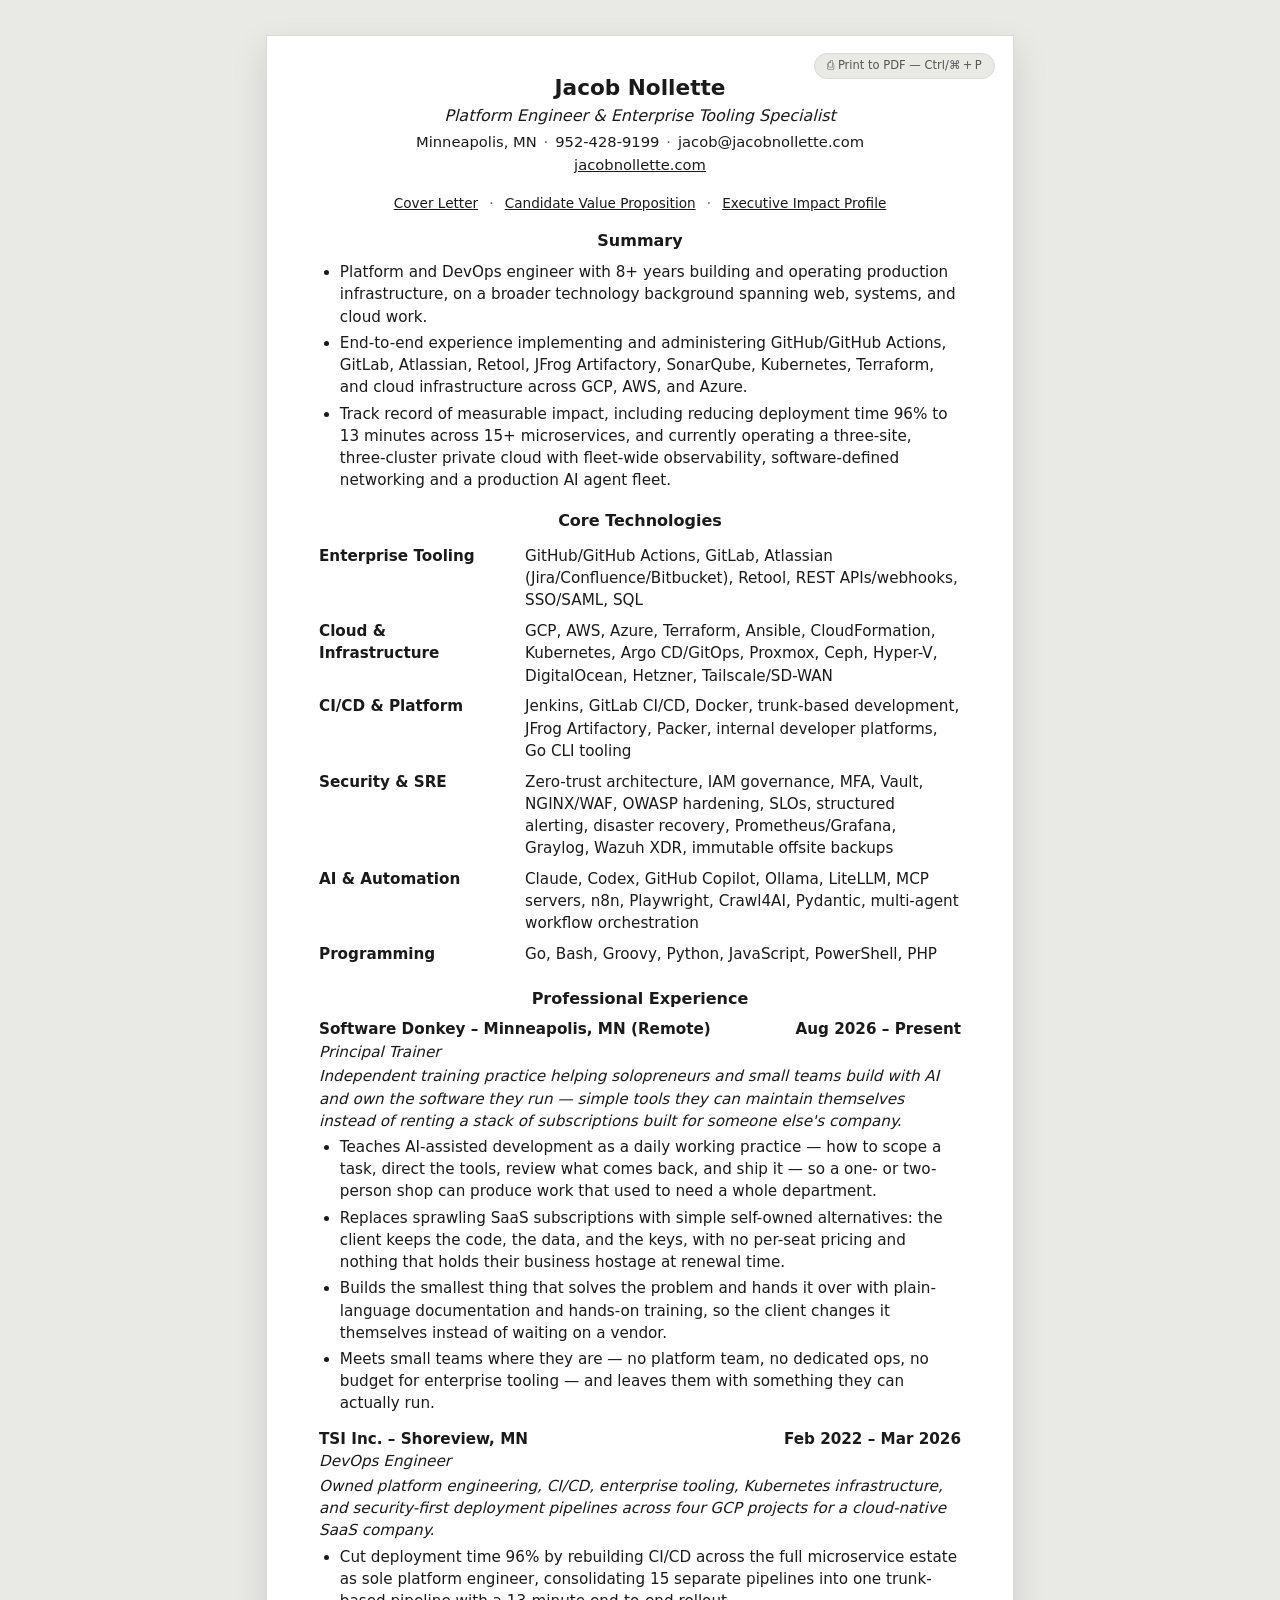
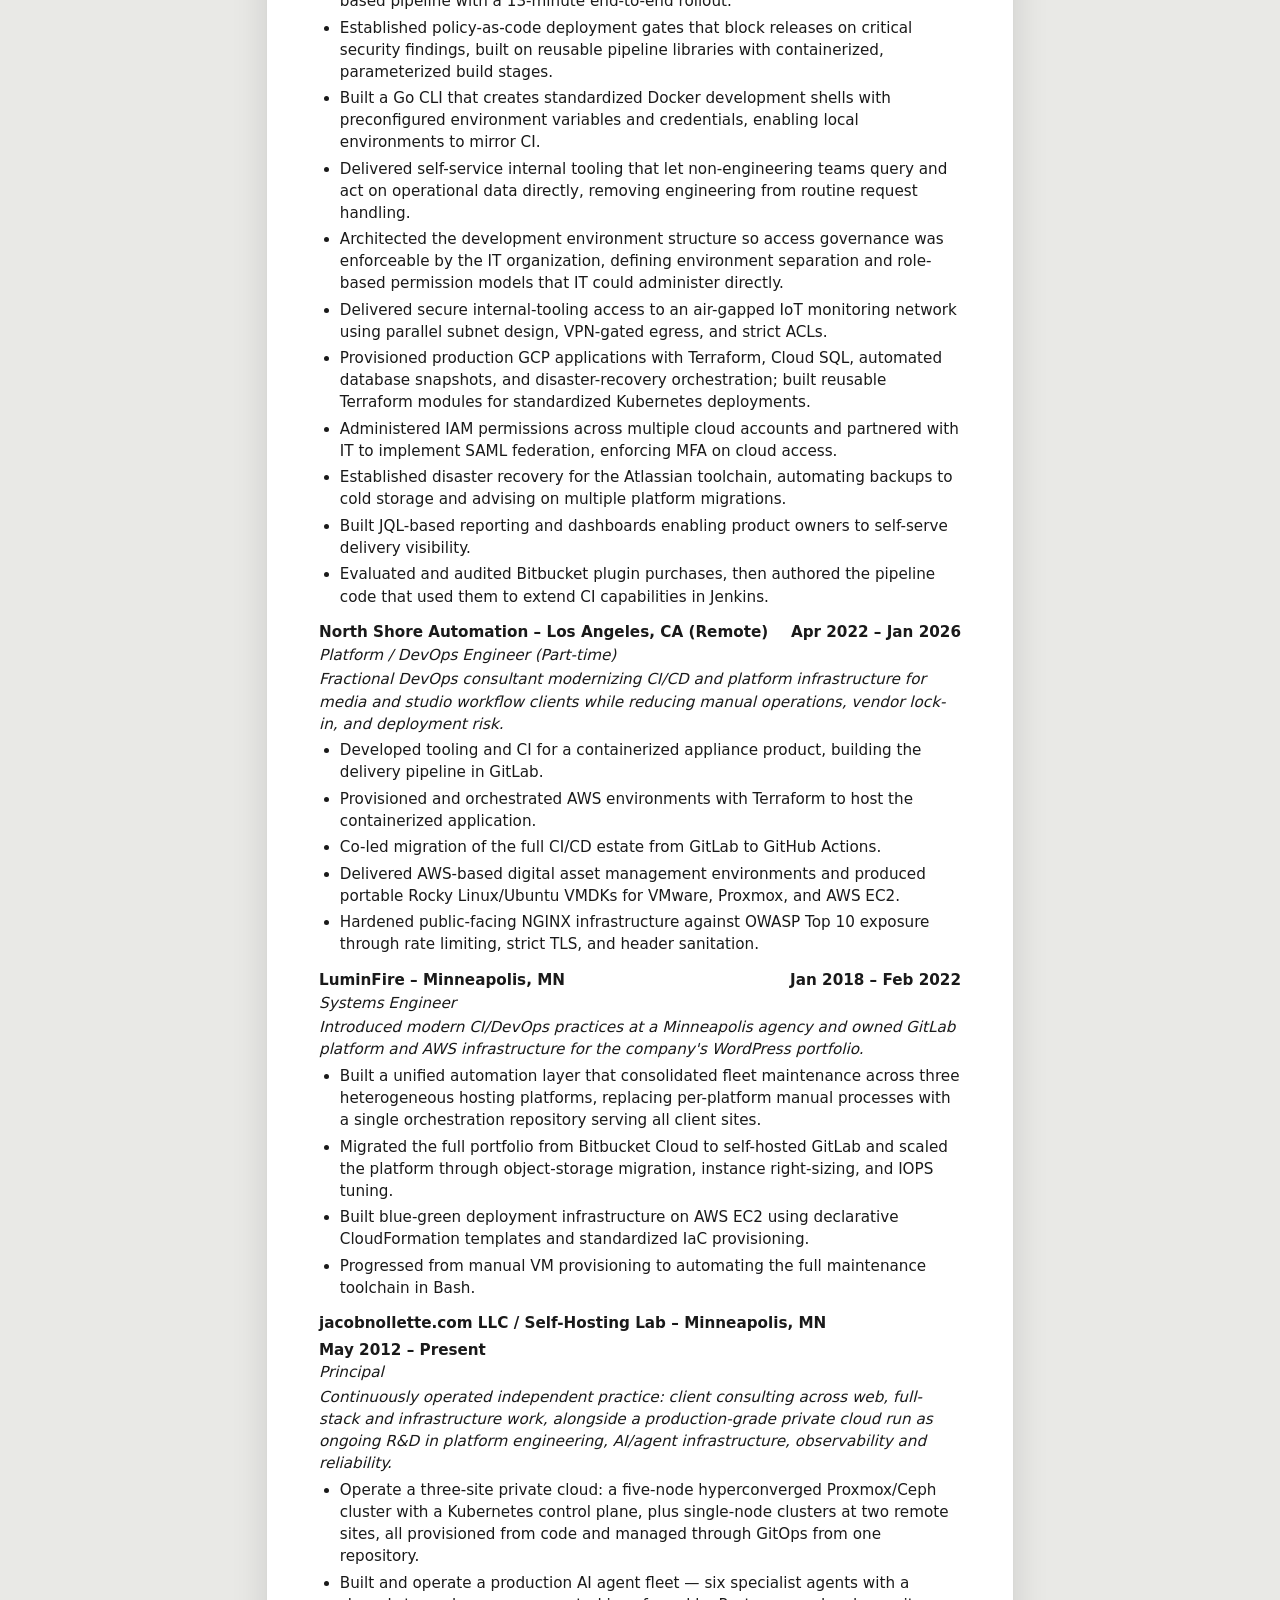
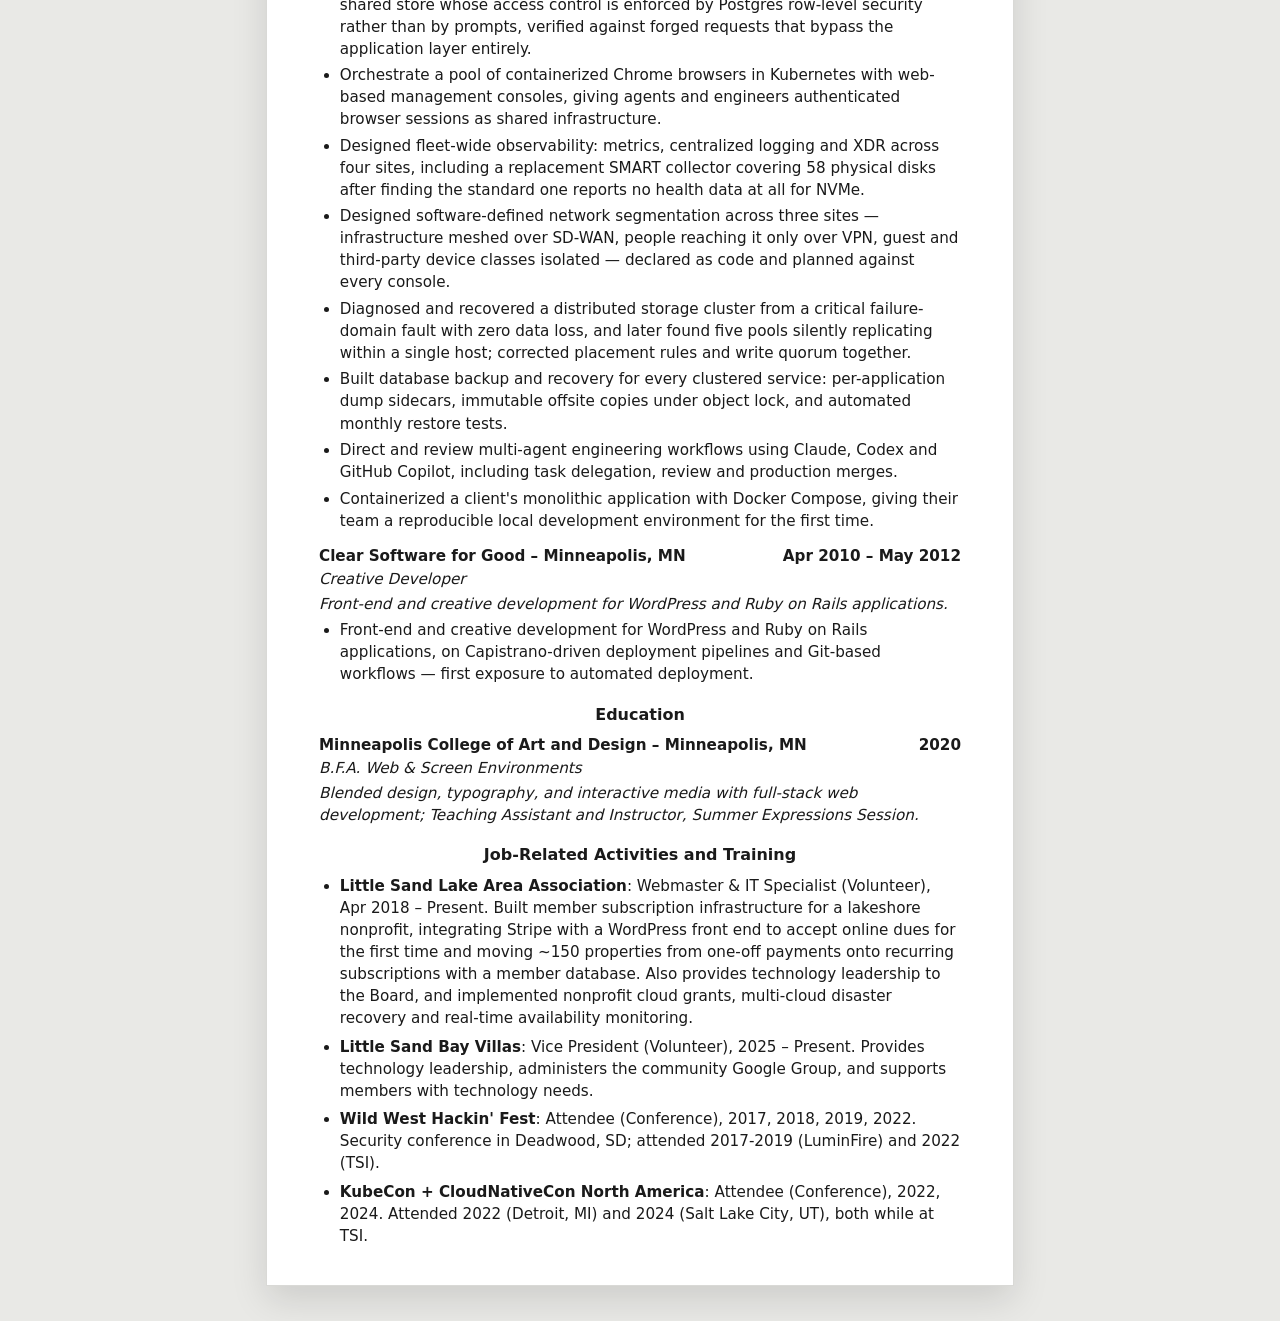
<file: index.html>
<!doctype html>
<html lang="en">
<head>
  <meta charset="utf-8">
  <meta name="viewport" content="width=device-width, initial-scale=1">
  <title>Jacob Nollette | Resume</title>
  <meta name="description" content="Resume of Jacob Nollette - DevOps, SRE, and Platform Engineering.">
  <meta name="theme-color" content="#e9e9e6">
  <link rel="canonical" href="https://resume.jacobnollette.com/">
  <meta property="og:title" content="Jacob Nollette | Resume">
  <meta property="og:description" content="DevOps, SRE, and Platform Engineering resume.">
  <meta property="og:type" content="website">
  <meta property="og:url" content="https://resume.jacobnollette.com/">
  <meta property="og:site_name" content="Jacob Nollette Resume">
  <link rel="stylesheet" href="styles.css">
</head>
<body>
  <div class="bg"></div>
  <main class="page">
    <article class="resume">
      <button class="print-tip" type="button" onclick="window.print()"
              title="Open the print dialog and choose 'Save as PDF'">
        <span aria-hidden="true">⎙</span> Print to PDF — Ctrl/⌘&thinsp;+&thinsp;P
      </button>
      <header class="resume-header" id="resume-header-info" aria-live="polite"></header>
      <p class="page-nav-link">
        <a href="./cover-letter/">Cover Letter</a>
        <span class="nav-sep" aria-hidden="true">·</span>
        <a href="./cvp/">Candidate Value Proposition</a>
        <span class="nav-sep" aria-hidden="true">·</span>
        <a href="./eip/">Executive Impact Profile</a>
      </p>
      <div class="resume-body" id="resume-content" aria-live="polite"></div>
    </article>
  </main>
  <script src="./resume.js"></script>
  <!-- Fallback copy of resume.json as window.__RESUME__, for opening this file
       directly from disk (file://), where fetch() is blocked. Generated from
       resume.json by build-embed.js; ignored when served over http(s). -->
  <script src="./resume-embed.js"></script>
  <script>
    function renderResume(data) {
      const headerEl = document.getElementById("resume-header-info");
      const bodyEl = document.getElementById("resume-content");
      if (data.basics) {
        headerEl.innerHTML = Resume.buildHeaderInfoHTML(data.basics);
      }
      bodyEl.innerHTML = Resume.buildResumeHTML(data);
      if (data.basics && data.basics.name) {
        document.title = data.basics.name + " | Resume";
      }
    }

    async function loadResume() {
      const bodyEl = document.getElementById("resume-content");
      // On file:// the browser blocks fetch of a local file — use the embed.
      if (location.protocol === "file:" && window.__RESUME__) {
        renderResume(window.__RESUME__);
        return;
      }
      try {
        const response = await fetch("./resume.json", { cache: "no-store" });
        if (!response.ok) {
          throw new Error("Unable to load resume.json (HTTP " + response.status + ")");
        }
        renderResume(await response.json());
      } catch (error) {
        console.error(error);
        if (window.__RESUME__) {
          renderResume(window.__RESUME__);
          return;
        }
        bodyEl.innerHTML =
          "<p>Unable to load resume content. If you opened this file directly, " +
          "serve it locally (e.g. <code>python3 -m http.server</code>) or view the deployed site.</p>";
      }
    }
    loadResume();
  </script>
</body>
</html>
</file>
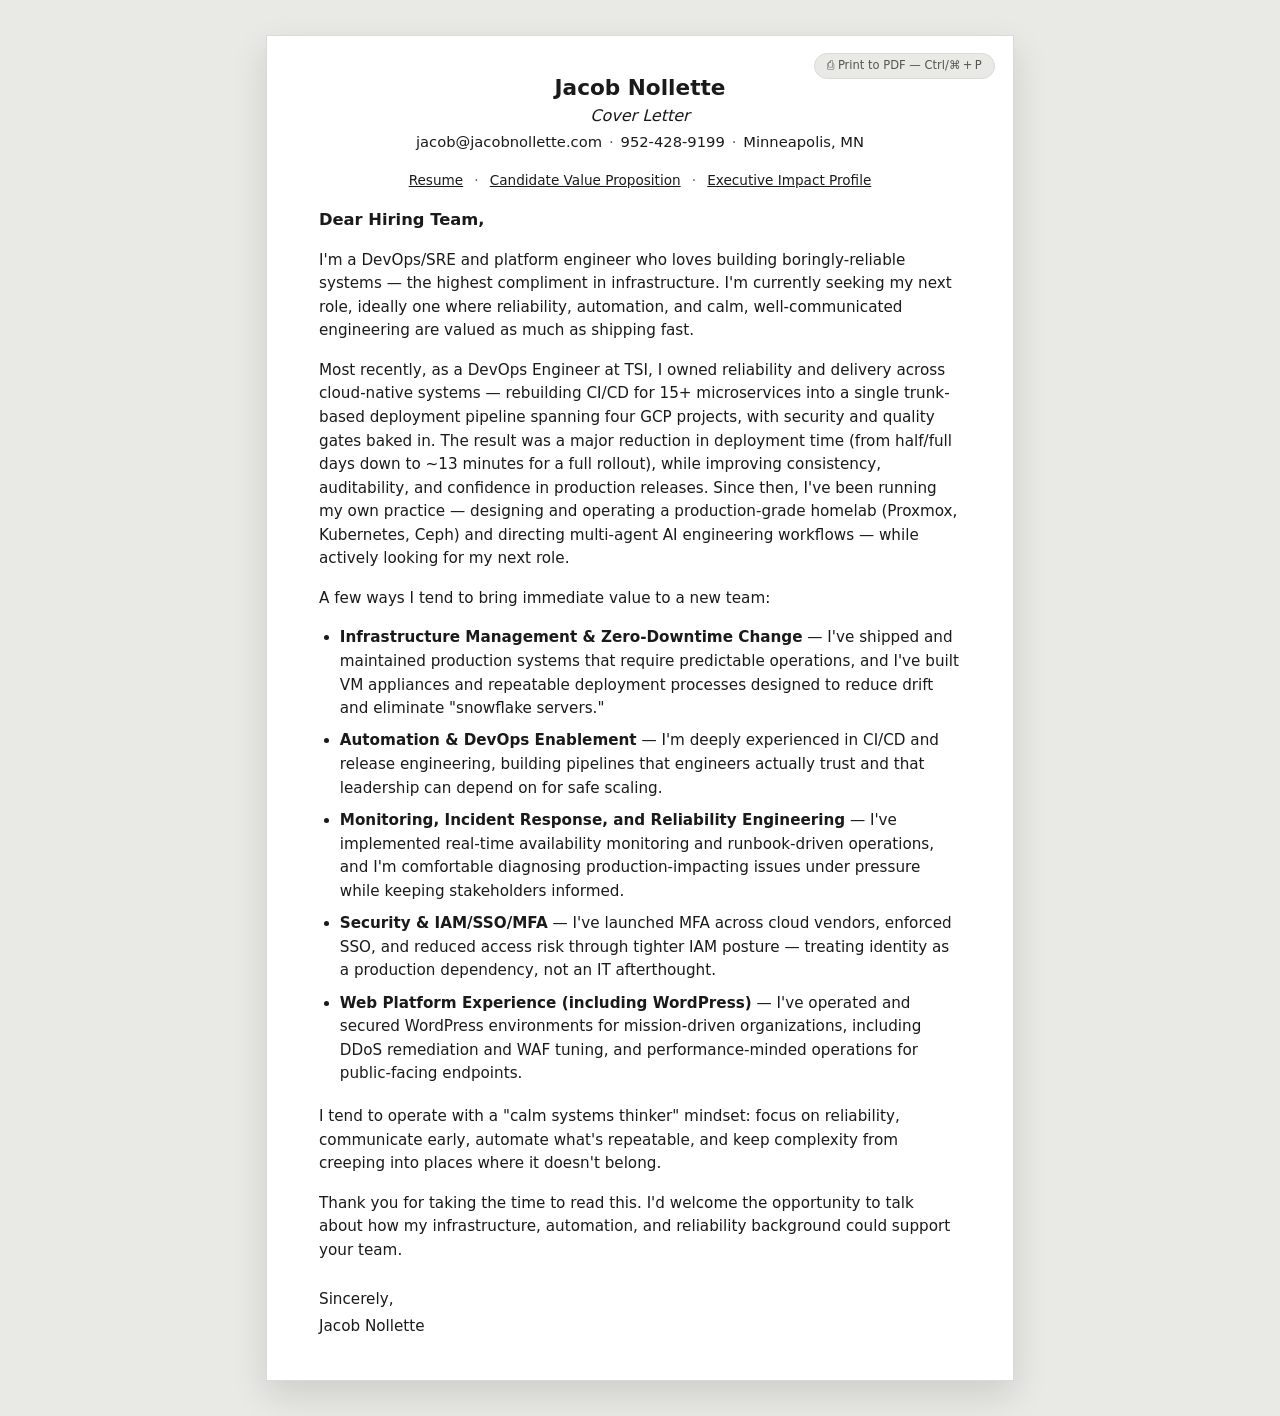
<file: cover-letter/index.html>
<!doctype html>
<html lang="en">
<head>
  <meta charset="utf-8">
  <meta name="viewport" content="width=device-width, initial-scale=1">
  <title>Jacob Nollette | Cover Letter</title>
  <meta name="description" content="Cover letter of Jacob Nollette - DevOps, SRE, and Platform Engineering.">
  <meta name="theme-color" content="#e9e9e6">
  <link rel="canonical" href="https://resume.jacobnollette.com/cover-letter/">
  <meta property="og:title" content="Jacob Nollette | Cover Letter">
  <meta property="og:description" content="DevOps, SRE, and Platform Engineering cover letter.">
  <meta property="og:type" content="website">
  <meta property="og:url" content="https://resume.jacobnollette.com/cover-letter/">
  <meta property="og:site_name" content="Jacob Nollette Resume">
  <link rel="stylesheet" href="../styles.css">
</head>
<body>
  <div class="bg"></div>
  <main class="page">
    <article class="resume">
      <button class="print-tip" type="button" onclick="window.print()"
              title="Open the print dialog and choose 'Save as PDF'">
        <span aria-hidden="true">⎙</span> Print to PDF — Ctrl/⌘&thinsp;+&thinsp;P
      </button>
      <header class="resume-header">
        <h1 class="resume-name">Jacob Nollette</h1>
        <p class="resume-label">Cover Letter</p>
        <p class="resume-contact">
          <a class="val-link" href="mailto:jacob@jacobnollette.com">jacob@jacobnollette.com</a>
          <span class="sep" aria-hidden="true">·</span>
          <a class="val-link" href="tel:952-428-9199">952-428-9199</a>
          <span class="sep" aria-hidden="true">·</span>
          Minneapolis, MN
        </p>
      </header>

      <p class="page-nav-link">
        <a href="../">Resume</a>
        <span class="nav-sep" aria-hidden="true">·</span>
        <a href="../cvp/">Candidate Value Proposition</a>
        <span class="nav-sep" aria-hidden="true">·</span>
        <a href="../eip/">Executive Impact Profile</a>
      </p>

      <div class="resume-body">
        <div class="letter">
          <p class="letter-greeting">Dear Hiring Team,</p>

          <p>I'm a DevOps/SRE and platform engineer who loves building boringly-reliable
          systems &mdash; the highest compliment in infrastructure. I'm currently seeking
          my next role, ideally one where reliability, automation, and calm, well-communicated
          engineering are valued as much as shipping fast.</p>

          <p>Most recently, as a DevOps Engineer at TSI, I owned reliability and delivery
          across cloud-native systems &mdash; rebuilding CI/CD for 15+ microservices into a
          single trunk-based deployment pipeline spanning four GCP projects, with security
          and quality gates baked in. The result was a major reduction in deployment time
          (from half/full days down to ~13 minutes for a full rollout), while improving
          consistency, auditability, and confidence in production releases. Since then, I've
          been running my own practice &mdash; designing and operating a production-grade
          homelab (Proxmox, Kubernetes, Ceph) and directing multi-agent AI engineering
          workflows &mdash; while actively looking for my next role.</p>

          <p>A few ways I tend to bring immediate value to a new team:</p>

          <ul>
            <li><strong>Infrastructure Management &amp; Zero-Downtime Change</strong> &mdash;
            I've shipped and maintained production systems that require predictable
            operations, and I've built VM appliances and repeatable deployment processes
            designed to reduce drift and eliminate "snowflake servers."</li>
            <li><strong>Automation &amp; DevOps Enablement</strong> &mdash; I'm deeply
            experienced in CI/CD and release engineering, building pipelines that engineers
            actually trust and that leadership can depend on for safe scaling.</li>
            <li><strong>Monitoring, Incident Response, and Reliability Engineering</strong>
            &mdash; I've implemented real-time availability monitoring and runbook-driven
            operations, and I'm comfortable diagnosing production-impacting issues under
            pressure while keeping stakeholders informed.</li>
            <li><strong>Security &amp; IAM/SSO/MFA</strong> &mdash; I've launched MFA across
            cloud vendors, enforced SSO, and reduced access risk through tighter IAM posture
            &mdash; treating identity as a production dependency, not an IT afterthought.</li>
            <li><strong>Web Platform Experience (including WordPress)</strong> &mdash; I've
            operated and secured WordPress environments for mission-driven organizations,
            including DDoS remediation and WAF tuning, and performance-minded operations for
            public-facing endpoints.</li>
          </ul>

          <p>I tend to operate with a "calm systems thinker" mindset: focus on reliability,
          communicate early, automate what's repeatable, and keep complexity from creeping
          into places where it doesn't belong.</p>

          <p>Thank you for taking the time to read this. I'd welcome the opportunity to talk
          about how my infrastructure, automation, and reliability background could support
          your team.</p>

          <div class="letter-signoff">
            <p>Sincerely,</p>
            <p>Jacob Nollette</p>
          </div>
        </div>
      </div>
    </article>
  </main>
</body>
</html>
</file>
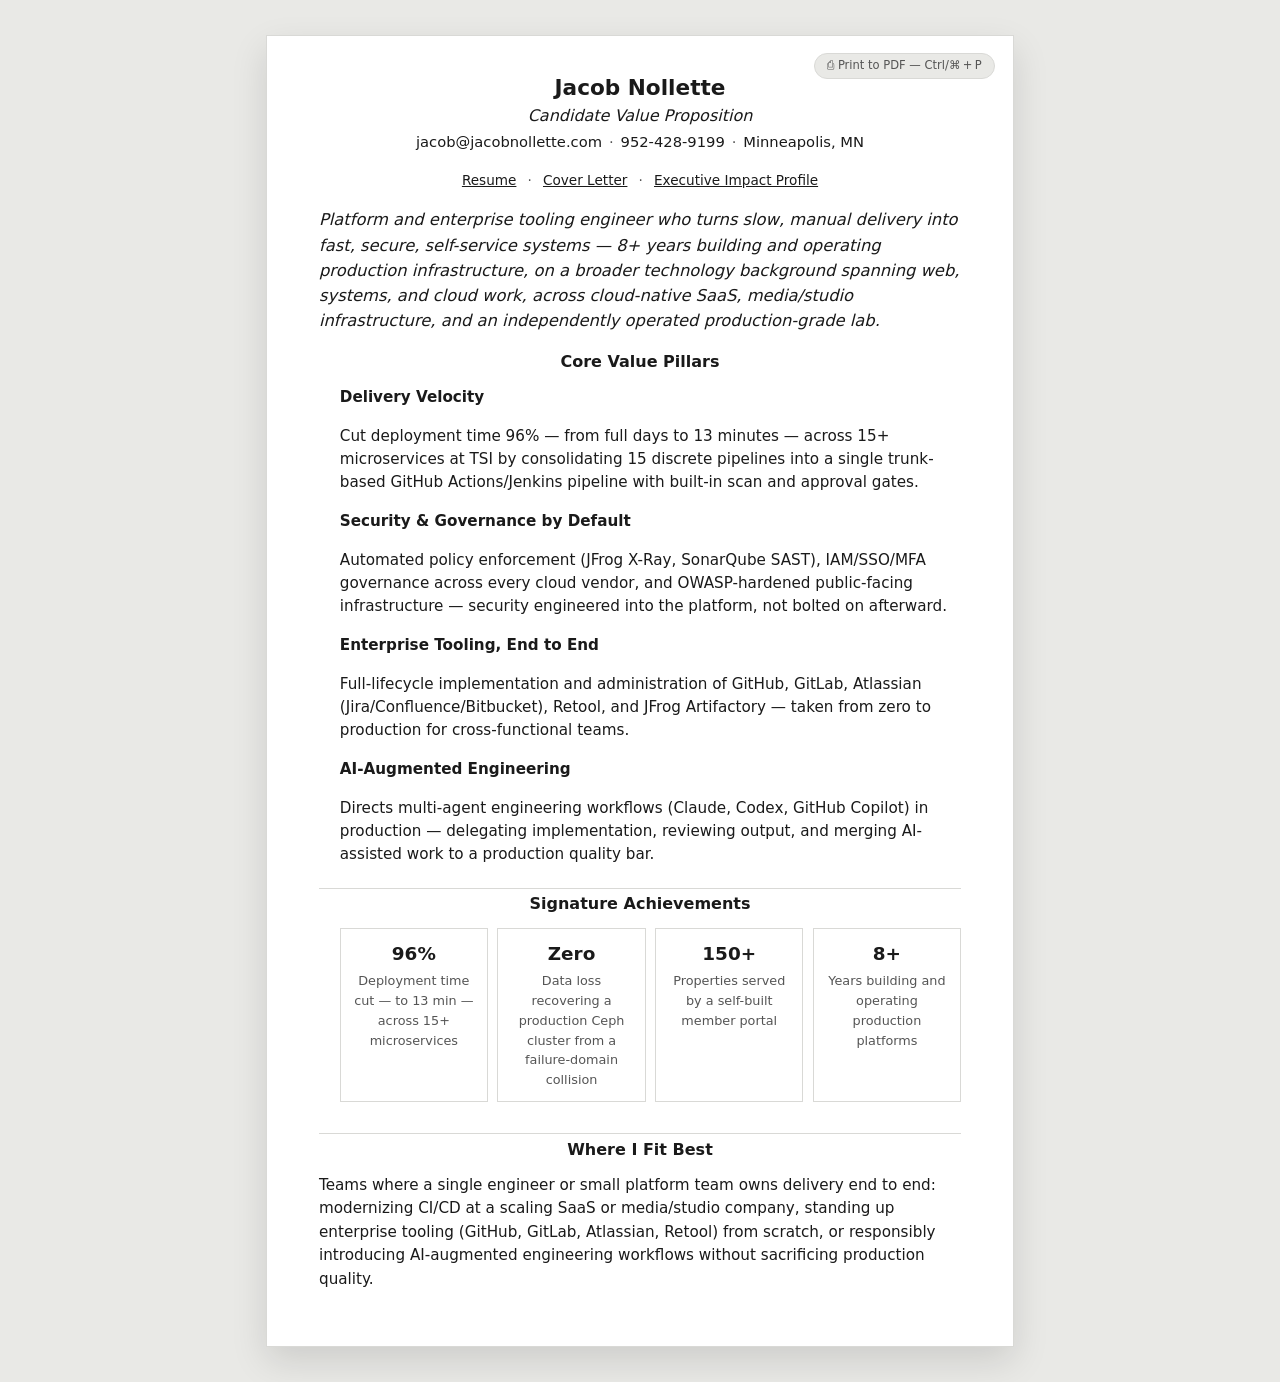
<file: cvp/index.html>
<!doctype html>
<html lang="en">
<head>
  <meta charset="utf-8">
  <meta name="viewport" content="width=device-width, initial-scale=1">
  <title>Jacob Nollette | Candidate Value Proposition</title>
  <meta name="description" content="Candidate Value Proposition brief for Jacob Nollette - DevOps, SRE, and Platform Engineering.">
  <meta name="theme-color" content="#e9e9e6">
  <link rel="canonical" href="https://resume.jacobnollette.com/cvp/">
  <meta property="og:title" content="Jacob Nollette | Candidate Value Proposition">
  <meta property="og:description" content="DevOps, SRE, and Platform Engineering candidate value proposition.">
  <meta property="og:type" content="website">
  <meta property="og:url" content="https://resume.jacobnollette.com/cvp/">
  <meta property="og:site_name" content="Jacob Nollette Resume">
  <link rel="stylesheet" href="../styles.css">
</head>
<body>
  <div class="bg"></div>
  <main class="page">
    <article class="resume">
      <button class="print-tip" type="button" onclick="window.print()"
              title="Open the print dialog and choose 'Save as PDF'">
        <span aria-hidden="true">⎙</span> Print to PDF — Ctrl/⌘&thinsp;+&thinsp;P
      </button>
      <header class="resume-header">
        <h1 class="resume-name">Jacob Nollette</h1>
        <p class="resume-label">Candidate Value Proposition</p>
        <p class="resume-contact">
          <a class="val-link" href="mailto:jacob@jacobnollette.com">jacob@jacobnollette.com</a>
          <span class="sep" aria-hidden="true">·</span>
          <a class="val-link" href="tel:952-428-9199">952-428-9199</a>
          <span class="sep" aria-hidden="true">·</span>
          Minneapolis, MN
        </p>
      </header>

      <p class="page-nav-link">
        <a href="../">Resume</a>
        <span class="nav-sep" aria-hidden="true">·</span>
        <a href="../cover-letter/">Cover Letter</a>
        <span class="nav-sep" aria-hidden="true">·</span>
        <a href="../eip/">Executive Impact Profile</a>
      </p>

      <div class="resume-body">
        <div class="letter">
          <p class="positioning-statement">Platform and enterprise tooling engineer who turns
          slow, manual delivery into fast, secure, self-service systems — 8+ years building and
          operating production infrastructure, on a broader technology background spanning web,
          systems, and cloud work, across cloud-native SaaS, media/studio infrastructure, and an
          independently operated production-grade lab.</p>

          <div class="doc-section">
            <h2 class="doc-section-title">Core Value Pillars</h2>
            <ul class="pillar-list">
              <li class="pillar">
                <p class="pillar-title">Delivery Velocity</p>
                <p class="pillar-desc">Cut deployment time 96% — from full days to 13 minutes
                — across 15+ microservices at TSI by consolidating 15 discrete pipelines into a
                single trunk-based GitHub Actions/Jenkins pipeline with built-in scan and
                approval gates.</p>
              </li>
              <li class="pillar">
                <p class="pillar-title">Security &amp; Governance by Default</p>
                <p class="pillar-desc">Automated policy enforcement (JFrog X-Ray, SonarQube
                SAST), IAM/SSO/MFA governance across every cloud vendor, and OWASP-hardened
                public-facing infrastructure — security engineered into the platform, not
                bolted on afterward.</p>
              </li>
              <li class="pillar">
                <p class="pillar-title">Enterprise Tooling, End to End</p>
                <p class="pillar-desc">Full-lifecycle implementation and administration of
                GitHub, GitLab, Atlassian (Jira/Confluence/Bitbucket), Retool, and JFrog
                Artifactory — taken from zero to production for cross-functional teams.</p>
              </li>
              <li class="pillar">
                <p class="pillar-title">AI-Augmented Engineering</p>
                <p class="pillar-desc">Directs multi-agent engineering workflows (Claude,
                Codex, GitHub Copilot) in production — delegating implementation, reviewing
                output, and merging AI-assisted work to a production quality bar.</p>
              </li>
            </ul>
          </div>

          <div class="doc-section">
            <h2 class="doc-section-title">Signature Achievements</h2>
            <ul class="metric-list">
              <li class="metric">
                <span class="metric-value">96%</span>
                <span class="metric-label">Deployment time cut — to 13 min — across 15+ microservices</span>
              </li>
              <li class="metric">
                <span class="metric-value">Zero</span>
                <span class="metric-label">Data loss recovering a production Ceph cluster from a failure-domain collision</span>
              </li>
              <li class="metric">
                <span class="metric-value">150+</span>
                <span class="metric-label">Properties served by a self-built member portal</span>
              </li>
              <li class="metric">
                <span class="metric-value">8+</span>
                <span class="metric-label">Years building and operating production platforms</span>
              </li>
            </ul>
          </div>

          <div class="doc-section">
            <h2 class="doc-section-title">Where I Fit Best</h2>
            <p>Teams where a single engineer or small platform team owns delivery end to end:
            modernizing CI/CD at a scaling SaaS or media/studio company, standing up enterprise
            tooling (GitHub, GitLab, Atlassian, Retool) from scratch, or responsibly
            introducing AI-augmented engineering workflows without sacrificing production
            quality.</p>
          </div>
        </div>
      </div>
    </article>
  </main>
</body>
</html>
</file>
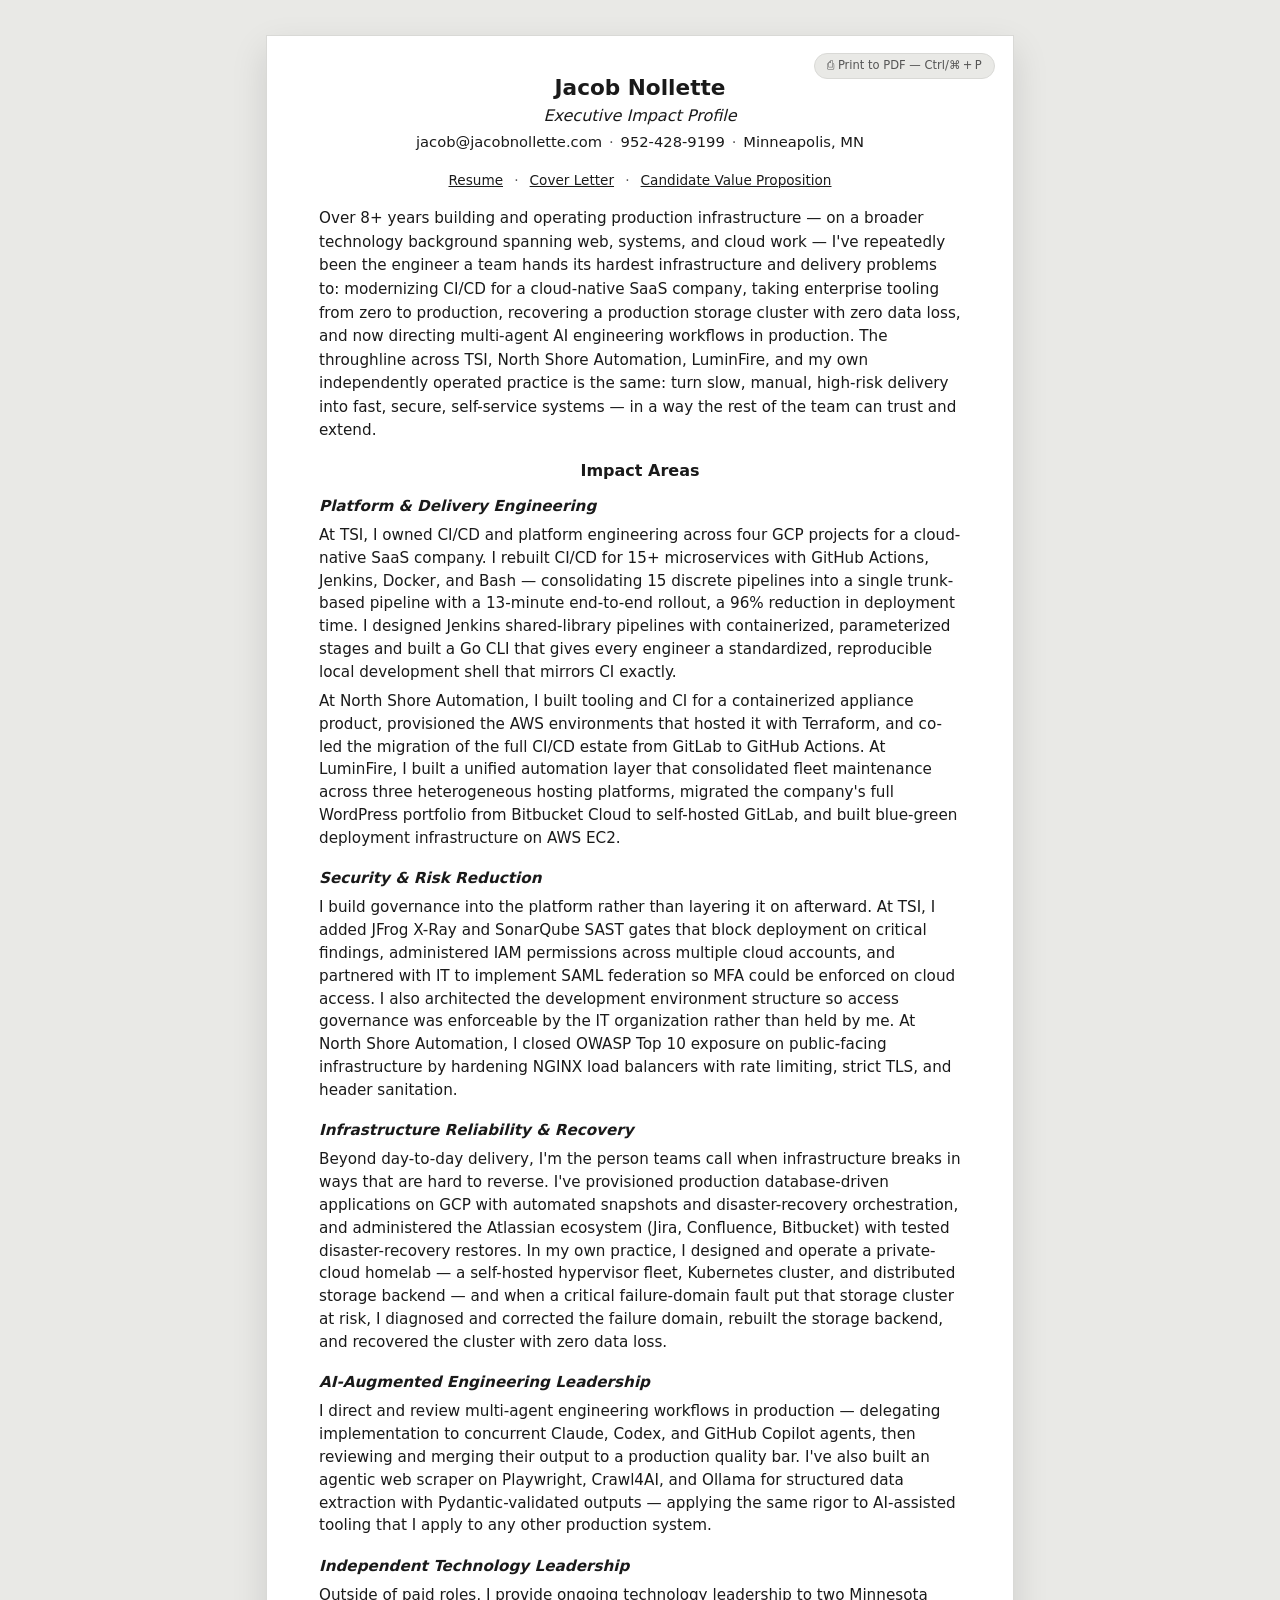
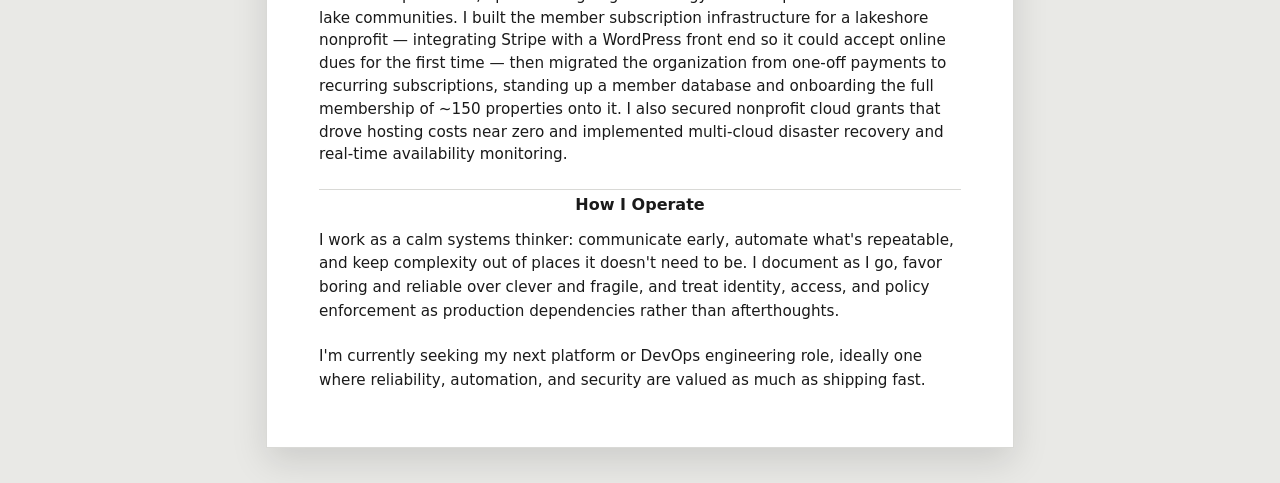
<file: eip/index.html>
<!doctype html>
<html lang="en">
<head>
  <meta charset="utf-8">
  <meta name="viewport" content="width=device-width, initial-scale=1">
  <title>Jacob Nollette | Executive Impact Profile</title>
  <meta name="description" content="Executive Impact Profile for Jacob Nollette - DevOps, SRE, and Platform Engineering.">
  <meta name="theme-color" content="#e9e9e6">
  <link rel="canonical" href="https://resume.jacobnollette.com/eip/">
  <meta property="og:title" content="Jacob Nollette | Executive Impact Profile">
  <meta property="og:description" content="DevOps, SRE, and Platform Engineering executive impact profile.">
  <meta property="og:type" content="website">
  <meta property="og:url" content="https://resume.jacobnollette.com/eip/">
  <meta property="og:site_name" content="Jacob Nollette Resume">
  <link rel="stylesheet" href="../styles.css">
</head>
<body>
  <div class="bg"></div>
  <main class="page">
    <article class="resume">
      <button class="print-tip" type="button" onclick="window.print()"
              title="Open the print dialog and choose 'Save as PDF'">
        <span aria-hidden="true">⎙</span> Print to PDF — Ctrl/⌘&thinsp;+&thinsp;P
      </button>
      <header class="resume-header">
        <h1 class="resume-name">Jacob Nollette</h1>
        <p class="resume-label">Executive Impact Profile</p>
        <p class="resume-contact">
          <a class="val-link" href="mailto:jacob@jacobnollette.com">jacob@jacobnollette.com</a>
          <span class="sep" aria-hidden="true">·</span>
          <a class="val-link" href="tel:952-428-9199">952-428-9199</a>
          <span class="sep" aria-hidden="true">·</span>
          Minneapolis, MN
        </p>
      </header>

      <p class="page-nav-link">
        <a href="../">Resume</a>
        <span class="nav-sep" aria-hidden="true">·</span>
        <a href="../cover-letter/">Cover Letter</a>
        <span class="nav-sep" aria-hidden="true">·</span>
        <a href="../cvp/">Candidate Value Proposition</a>
      </p>

      <div class="resume-body">
        <div class="letter">
          <p>Over 8+ years building and operating production infrastructure — on a broader
          technology background spanning web, systems, and cloud work — I've repeatedly been
          the engineer a team hands its hardest
          infrastructure and delivery problems to: modernizing CI/CD for a cloud-native SaaS
          company, taking enterprise tooling from zero to production, recovering a production
          storage cluster with zero data loss, and now directing multi-agent AI engineering
          workflows in production. The throughline across TSI, North Shore Automation,
          LuminFire, and my own independently operated practice is the same: turn slow,
          manual, high-risk delivery into fast, secure, self-service systems — in a way the
          rest of the team can trust and extend.</p>

          <div class="doc-section">
            <h2 class="doc-section-title">Impact Areas</h2>

            <div class="impact-area">
              <p class="impact-area-title">Platform &amp; Delivery Engineering</p>
              <p>At TSI, I owned CI/CD and platform engineering across four GCP projects for a
              cloud-native SaaS company. I rebuilt CI/CD for 15+ microservices with GitHub
              Actions, Jenkins, Docker, and Bash — consolidating 15 discrete pipelines into a
              single trunk-based pipeline with a 13-minute end-to-end rollout, a 96% reduction
              in deployment time. I designed Jenkins shared-library pipelines with
              containerized, parameterized stages and built a Go CLI that gives every engineer
              a standardized, reproducible local development shell that mirrors CI exactly.</p>
              <p>At North Shore Automation, I built tooling and CI for a containerized appliance
              product, provisioned the AWS environments that hosted it with Terraform, and
              co-led the migration of the full CI/CD estate from GitLab to GitHub Actions. At
              LuminFire, I built a unified automation layer that consolidated fleet maintenance
              across three heterogeneous hosting platforms, migrated the company's full
              WordPress portfolio from Bitbucket Cloud to self-hosted GitLab, and built
              blue-green deployment infrastructure on AWS EC2.</p>
            </div>

            <div class="impact-area">
              <p class="impact-area-title">Security &amp; Risk Reduction</p>
              <p>I build governance into the platform rather than layering it on afterward. At
              TSI, I added JFrog X-Ray and SonarQube SAST gates that block deployment on
              critical findings, administered IAM permissions across multiple cloud accounts, and
              partnered with IT to implement SAML federation so MFA could be enforced on cloud
              access. I also architected the development environment structure so access
              governance was enforceable by the IT organization rather than held by me. At
              North Shore Automation, I closed OWASP Top 10 exposure on public-facing
              infrastructure by hardening NGINX load balancers with rate limiting, strict TLS,
              and header sanitation.</p>
            </div>

            <div class="impact-area">
              <p class="impact-area-title">Infrastructure Reliability &amp; Recovery</p>
              <p>Beyond day-to-day delivery, I'm the person teams call when infrastructure
              breaks in ways that are hard to reverse. I've provisioned production
              database-driven applications on GCP with automated snapshots and
              disaster-recovery orchestration, and administered the Atlassian ecosystem (Jira,
              Confluence, Bitbucket) with tested disaster-recovery restores. In my own
              practice, I designed and operate a private-cloud homelab — a self-hosted hypervisor
              fleet, Kubernetes cluster, and distributed storage backend — and when a critical
              failure-domain fault put that storage cluster at risk, I diagnosed and corrected
              the failure domain, rebuilt the storage backend, and recovered the cluster with
              zero data loss.</p>
            </div>

            <div class="impact-area">
              <p class="impact-area-title">AI-Augmented Engineering Leadership</p>
              <p>I direct and review multi-agent engineering workflows in production —
              delegating implementation to concurrent Claude, Codex, and GitHub Copilot
              agents, then reviewing and merging their output to a production quality bar.
              I've also built an agentic web scraper on Playwright, Crawl4AI, and Ollama for
              structured data extraction with Pydantic-validated outputs — applying the same
              rigor to AI-assisted tooling that I apply to any other production system.</p>
            </div>

            <div class="impact-area">
              <p class="impact-area-title">Independent Technology Leadership</p>
              <p>Outside of paid roles, I provide ongoing technology leadership to two
              Minnesota lake communities. I built the member subscription infrastructure for a
              lakeshore nonprofit — integrating Stripe with a WordPress front end so it could
              accept online dues for the first time — then migrated the organization from
              one-off payments to recurring subscriptions, standing up a member database and
              onboarding the full membership of ~150 properties onto it. I also secured
              nonprofit cloud grants that drove hosting costs near zero and implemented
              multi-cloud disaster recovery and real-time availability monitoring.</p>
            </div>
          </div>

          <div class="doc-section">
            <h2 class="doc-section-title">How I Operate</h2>
            <p>I work as a calm systems thinker: communicate early, automate what's repeatable,
            and keep complexity out of places it doesn't need to be. I document as I go, favor
            boring and reliable over clever and fragile, and treat identity, access, and
            policy enforcement as production dependencies rather than afterthoughts.</p>
          </div>

          <p>I'm currently seeking my next platform or DevOps engineering role, ideally one
          where reliability, automation, and security are valued as much as shipping fast.</p>
        </div>
      </div>
    </article>
  </main>
</body>
</html>
</file>
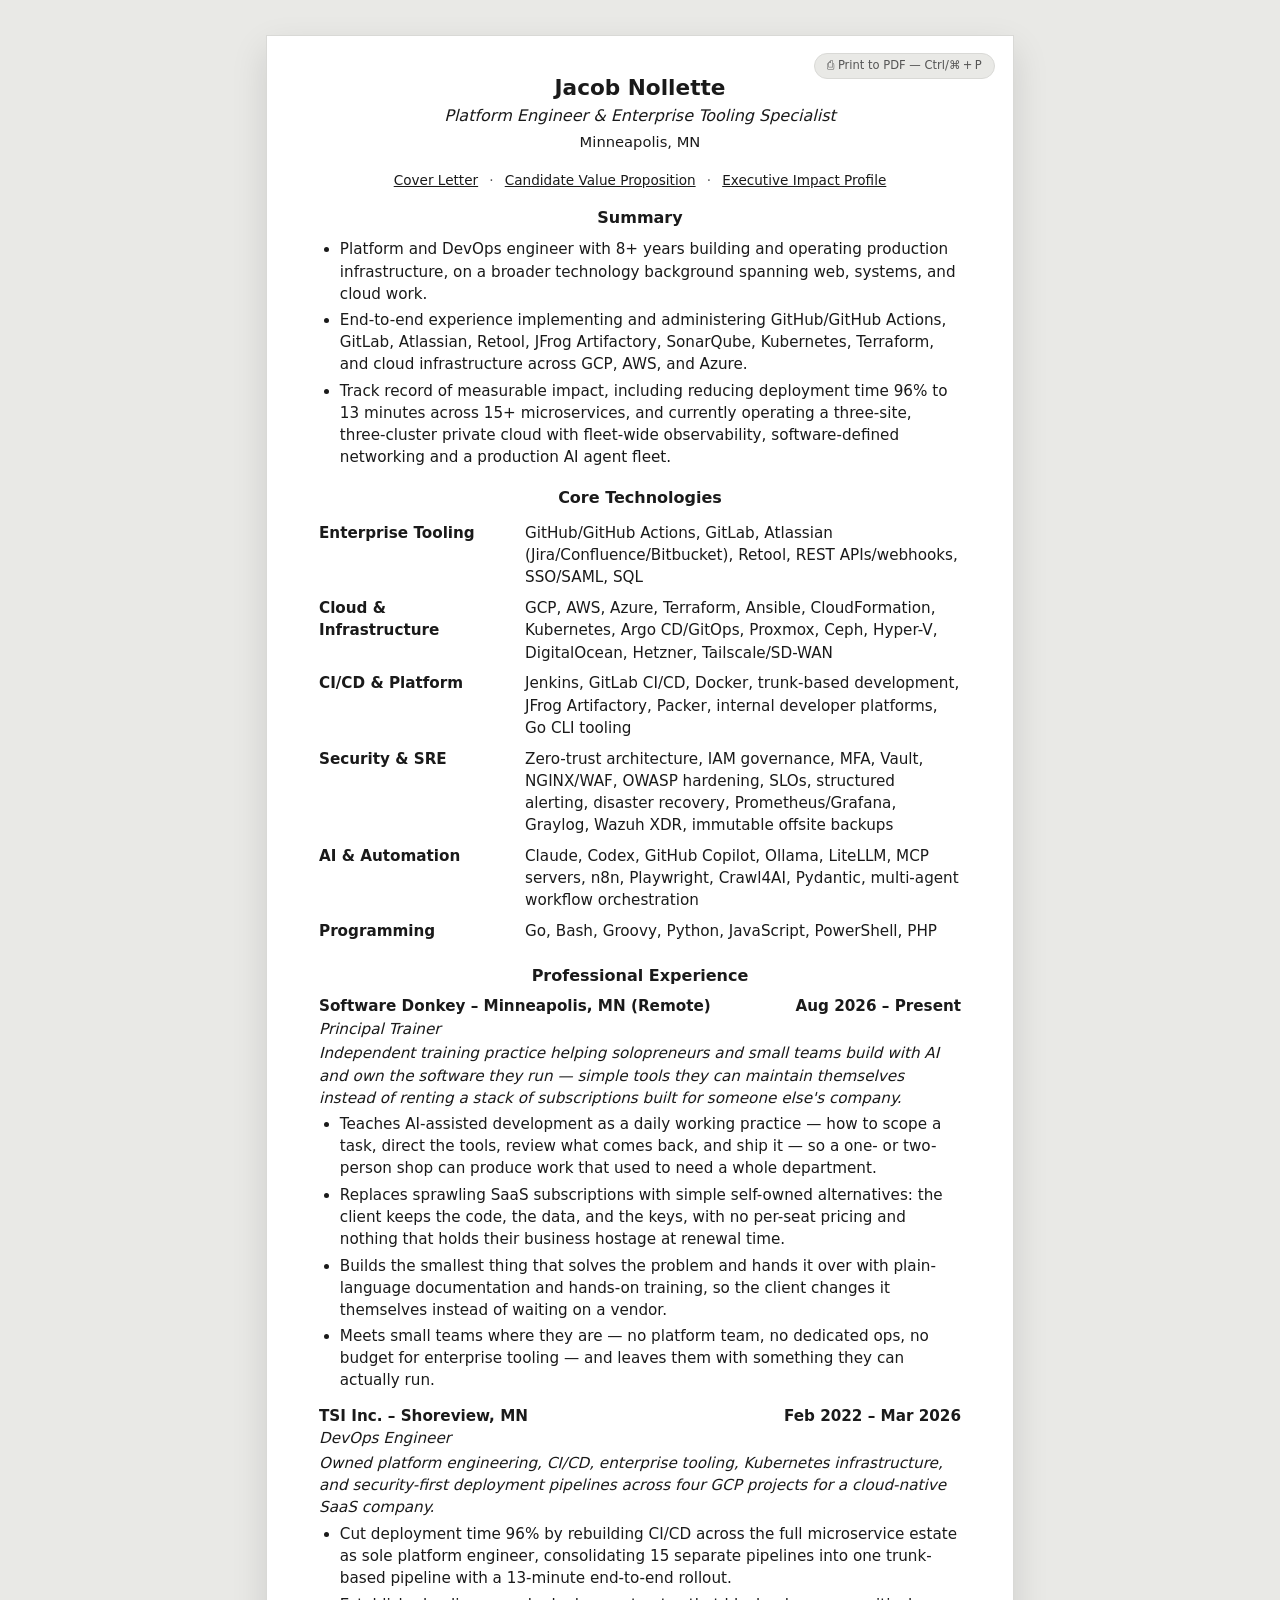
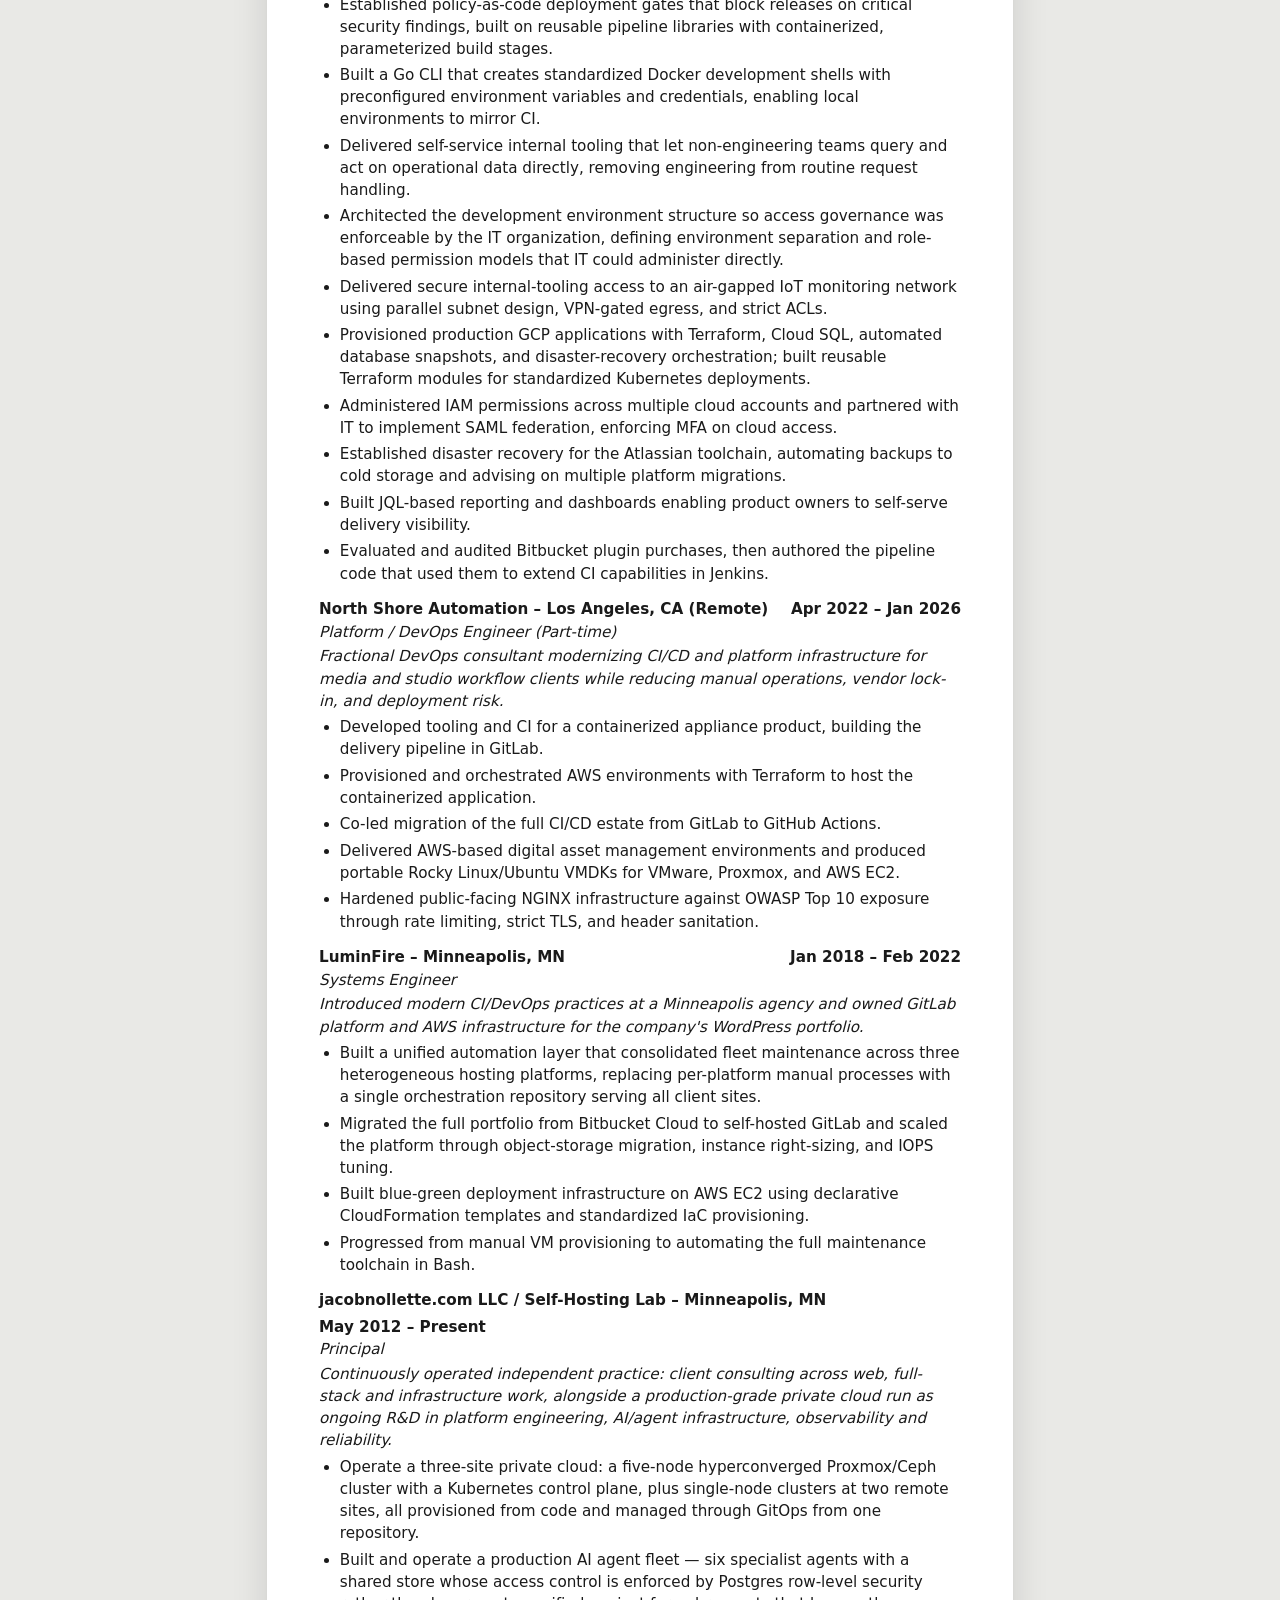
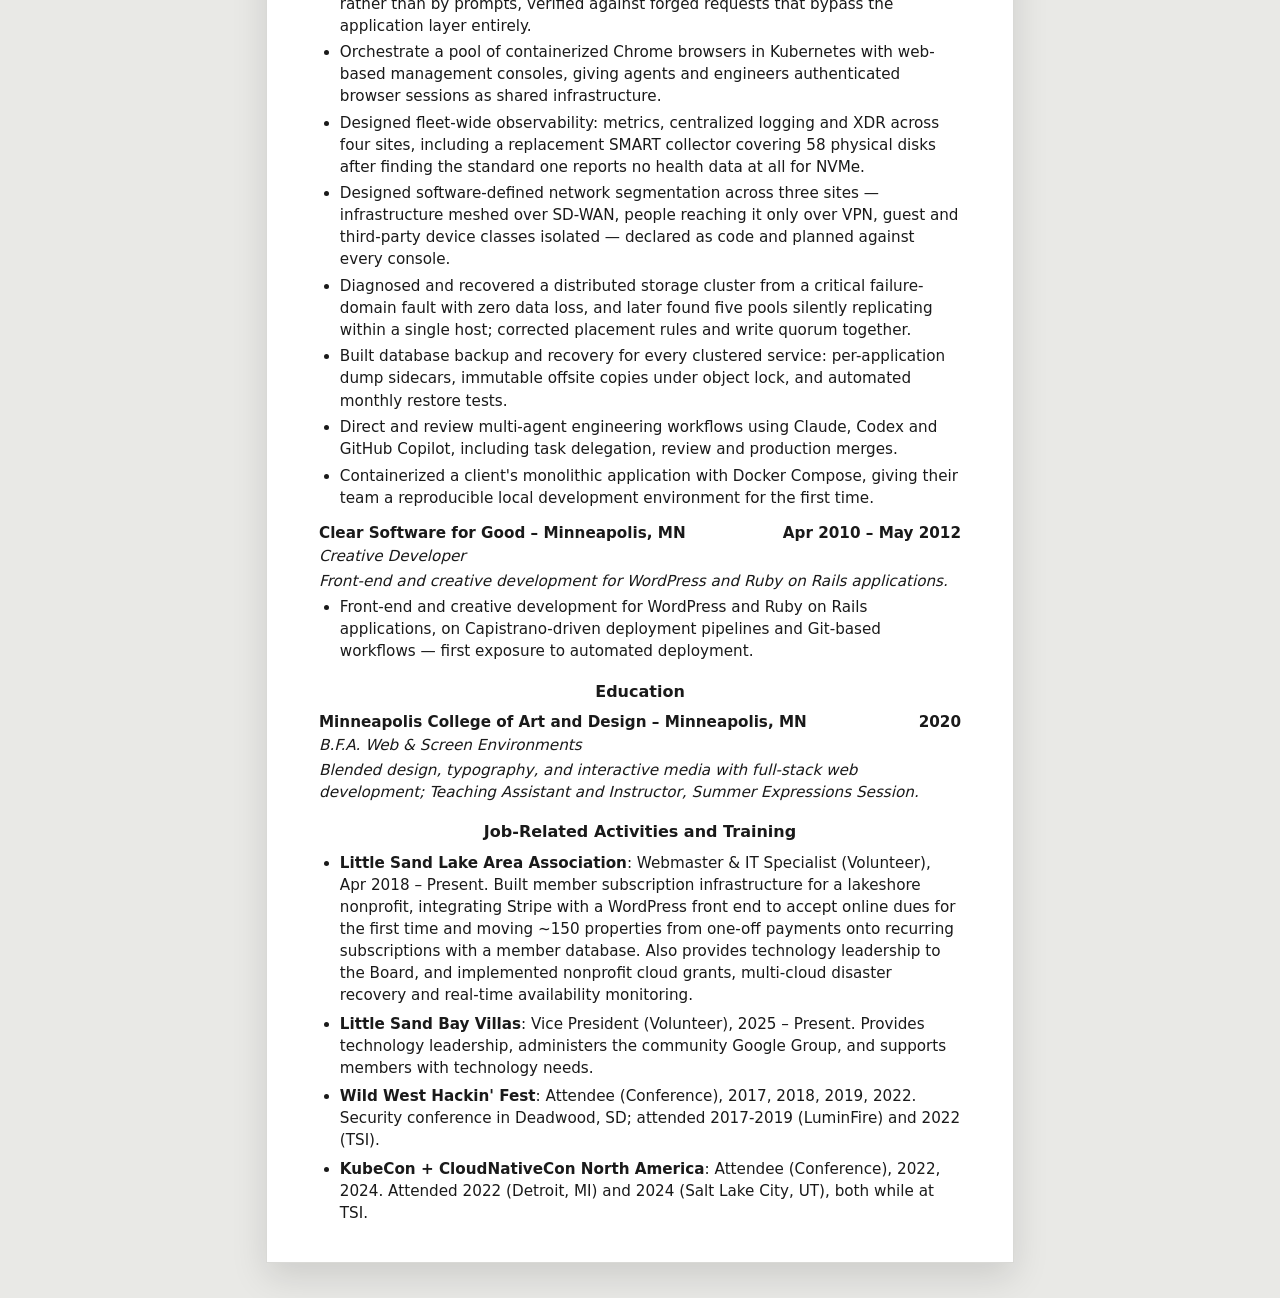
<file: no-contact/index.html>
<!-- AUTO-GENERATED by build-platform-pages.js from the top-level source page — do not edit by hand. -->
<!doctype html>
<html lang="en">
<head>
  <meta charset="utf-8">
  <meta name="viewport" content="width=device-width, initial-scale=1">
  <title>Jacob Nollette | Resume</title>
  <meta name="description" content="Resume of Jacob Nollette - DevOps, SRE, and Platform Engineering.">
  <meta name="robots" content="noindex">
  <meta name="theme-color" content="#e9e9e6">
  <link rel="canonical" href="https://resume.jacobnollette.com/no-contact/">
  <meta property="og:title" content="Jacob Nollette | Resume">
  <meta property="og:description" content="DevOps, SRE, and Platform Engineering resume.">
  <meta property="og:type" content="website">
  <meta property="og:url" content="https://resume.jacobnollette.com/no-contact/">
  <meta property="og:site_name" content="Jacob Nollette Resume">
  <link rel="stylesheet" href="../styles.css">
</head>
<body>
  <div class="bg"></div>
  <main class="page">
    <article class="resume">
      <button class="print-tip" type="button" onclick="window.print()"
              title="Open the print dialog and choose 'Save as PDF'">
        <span aria-hidden="true">⎙</span> Print to PDF — Ctrl/⌘&thinsp;+&thinsp;P
      </button>
      <header class="resume-header" id="resume-header-info" aria-live="polite"></header>
      <p class="page-nav-link">
        <a href="./cover-letter/">Cover Letter</a>
        <span class="nav-sep" aria-hidden="true">·</span>
        <a href="./cvp/">Candidate Value Proposition</a>
        <span class="nav-sep" aria-hidden="true">·</span>
        <a href="./eip/">Executive Impact Profile</a>
      </p>
      <div class="resume-body" id="resume-content" aria-live="polite"></div>
    </article>
  </main>
  <script src="../resume.js"></script>
  <!-- Fallback copy of resume.json as window.__RESUME__, for opening this file
       directly from disk (file://), where fetch() is blocked. Generated from
       resume.json by build-embed.js; ignored when served over http(s). -->
  <script src="../resume-embed.js"></script>
  <script>
    function stripContact(data) {
      const copy = JSON.parse(JSON.stringify(data));
      if (copy.basics) {
        delete copy.basics.email;
        delete copy.basics.phone;
        delete copy.basics.url;
        delete copy.basics.profiles;
      }
      return copy;
    }

    function renderResume(rawData) {
      const data = stripContact(rawData);
      const headerEl = document.getElementById("resume-header-info");
      const bodyEl = document.getElementById("resume-content");
      if (data.basics) {
        headerEl.innerHTML = Resume.buildHeaderInfoHTML(data.basics);
      }
      bodyEl.innerHTML = Resume.buildResumeHTML(data);
      if (data.basics && data.basics.name) {
        document.title = data.basics.name + " | Resume";
      }
    }

    async function loadResume() {
      const bodyEl = document.getElementById("resume-content");
      // On file:// the browser blocks fetch of a local file — use the embed.
      if (location.protocol === "file:" && window.__RESUME__) {
        renderResume(window.__RESUME__);
        return;
      }
      try {
        const response = await fetch("../resume.json", { cache: "no-store" });
        if (!response.ok) {
          throw new Error("Unable to load resume.json (HTTP " + response.status + ")");
        }
        renderResume(await response.json());
      } catch (error) {
        console.error(error);
        if (window.__RESUME__) {
          renderResume(window.__RESUME__);
          return;
        }
        bodyEl.innerHTML =
          "<p>Unable to load resume content. If you opened this file directly, " +
          "serve it locally (e.g. <code>python3 -m http.server</code>) or view the deployed site.</p>";
      }
    }
    loadResume();
  </script>
</body>
</html>
</file>
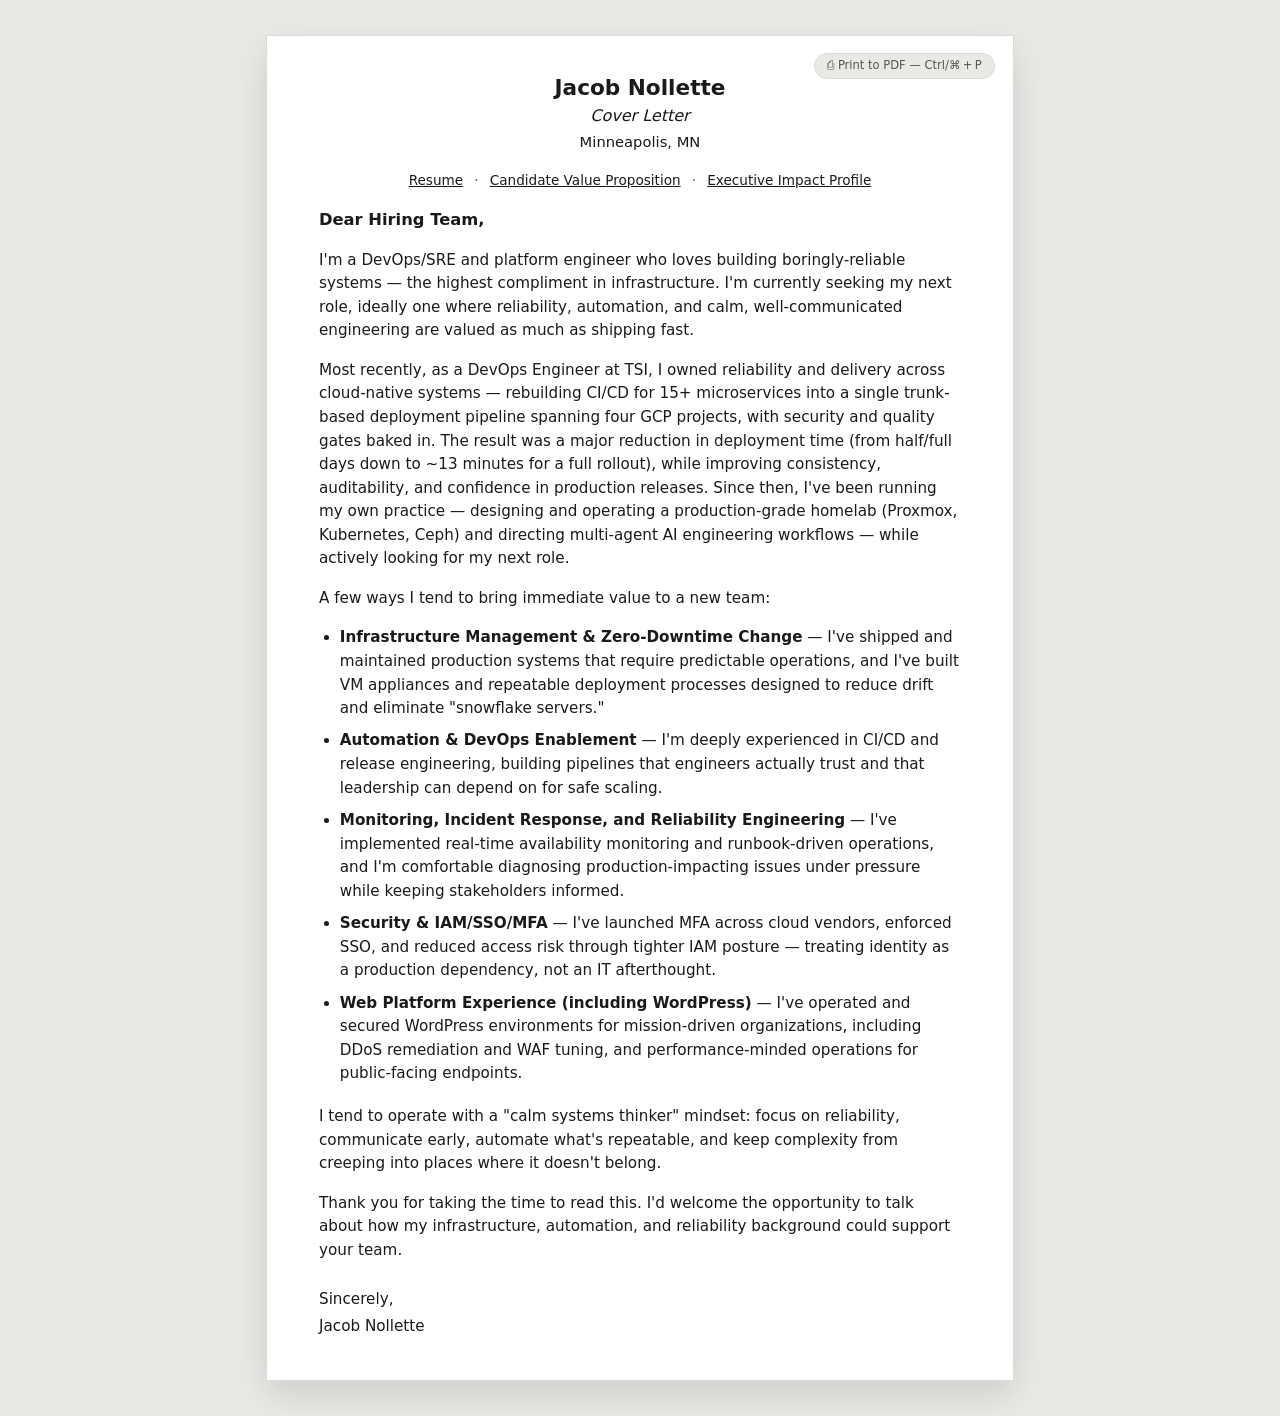
<file: no-contact/cover-letter/index.html>
<!-- AUTO-GENERATED by build-platform-pages.js from the top-level source page — do not edit by hand. -->
<!doctype html>
<html lang="en">
<head>
  <meta charset="utf-8">
  <meta name="viewport" content="width=device-width, initial-scale=1">
  <title>Jacob Nollette | Cover Letter</title>
  <meta name="description" content="Cover letter of Jacob Nollette - DevOps, SRE, and Platform Engineering.">
  <meta name="robots" content="noindex">
  <meta name="theme-color" content="#e9e9e6">
  <link rel="canonical" href="https://resume.jacobnollette.com/no-contact/cover-letter/">
  <meta property="og:title" content="Jacob Nollette | Cover Letter">
  <meta property="og:description" content="DevOps, SRE, and Platform Engineering cover letter.">
  <meta property="og:type" content="website">
  <meta property="og:url" content="https://resume.jacobnollette.com/no-contact/cover-letter/">
  <meta property="og:site_name" content="Jacob Nollette Resume">
  <link rel="stylesheet" href="../../styles.css">
</head>
<body>
  <div class="bg"></div>
  <main class="page">
    <article class="resume">
      <button class="print-tip" type="button" onclick="window.print()"
              title="Open the print dialog and choose 'Save as PDF'">
        <span aria-hidden="true">⎙</span> Print to PDF — Ctrl/⌘&thinsp;+&thinsp;P
      </button>
      <header class="resume-header">
        <h1 class="resume-name">Jacob Nollette</h1>
        <p class="resume-label">Cover Letter</p>
        <p class="resume-contact">
          Minneapolis, MN
        </p>
      </header>

      <p class="page-nav-link">
        <a href="../">Resume</a>
        <span class="nav-sep" aria-hidden="true">·</span>
        <a href="../cvp/">Candidate Value Proposition</a>
        <span class="nav-sep" aria-hidden="true">·</span>
        <a href="../eip/">Executive Impact Profile</a>
      </p>

      <div class="resume-body">
        <div class="letter">
          <p class="letter-greeting">Dear Hiring Team,</p>

          <p>I'm a DevOps/SRE and platform engineer who loves building boringly-reliable
          systems &mdash; the highest compliment in infrastructure. I'm currently seeking
          my next role, ideally one where reliability, automation, and calm, well-communicated
          engineering are valued as much as shipping fast.</p>

          <p>Most recently, as a DevOps Engineer at TSI, I owned reliability and delivery
          across cloud-native systems &mdash; rebuilding CI/CD for 15+ microservices into a
          single trunk-based deployment pipeline spanning four GCP projects, with security
          and quality gates baked in. The result was a major reduction in deployment time
          (from half/full days down to ~13 minutes for a full rollout), while improving
          consistency, auditability, and confidence in production releases. Since then, I've
          been running my own practice &mdash; designing and operating a production-grade
          homelab (Proxmox, Kubernetes, Ceph) and directing multi-agent AI engineering
          workflows &mdash; while actively looking for my next role.</p>

          <p>A few ways I tend to bring immediate value to a new team:</p>

          <ul>
            <li><strong>Infrastructure Management &amp; Zero-Downtime Change</strong> &mdash;
            I've shipped and maintained production systems that require predictable
            operations, and I've built VM appliances and repeatable deployment processes
            designed to reduce drift and eliminate "snowflake servers."</li>
            <li><strong>Automation &amp; DevOps Enablement</strong> &mdash; I'm deeply
            experienced in CI/CD and release engineering, building pipelines that engineers
            actually trust and that leadership can depend on for safe scaling.</li>
            <li><strong>Monitoring, Incident Response, and Reliability Engineering</strong>
            &mdash; I've implemented real-time availability monitoring and runbook-driven
            operations, and I'm comfortable diagnosing production-impacting issues under
            pressure while keeping stakeholders informed.</li>
            <li><strong>Security &amp; IAM/SSO/MFA</strong> &mdash; I've launched MFA across
            cloud vendors, enforced SSO, and reduced access risk through tighter IAM posture
            &mdash; treating identity as a production dependency, not an IT afterthought.</li>
            <li><strong>Web Platform Experience (including WordPress)</strong> &mdash; I've
            operated and secured WordPress environments for mission-driven organizations,
            including DDoS remediation and WAF tuning, and performance-minded operations for
            public-facing endpoints.</li>
          </ul>

          <p>I tend to operate with a "calm systems thinker" mindset: focus on reliability,
          communicate early, automate what's repeatable, and keep complexity from creeping
          into places where it doesn't belong.</p>

          <p>Thank you for taking the time to read this. I'd welcome the opportunity to talk
          about how my infrastructure, automation, and reliability background could support
          your team.</p>

          <div class="letter-signoff">
            <p>Sincerely,</p>
            <p>Jacob Nollette</p>
          </div>
        </div>
      </div>
    </article>
  </main>
</body>
</html>
</file>
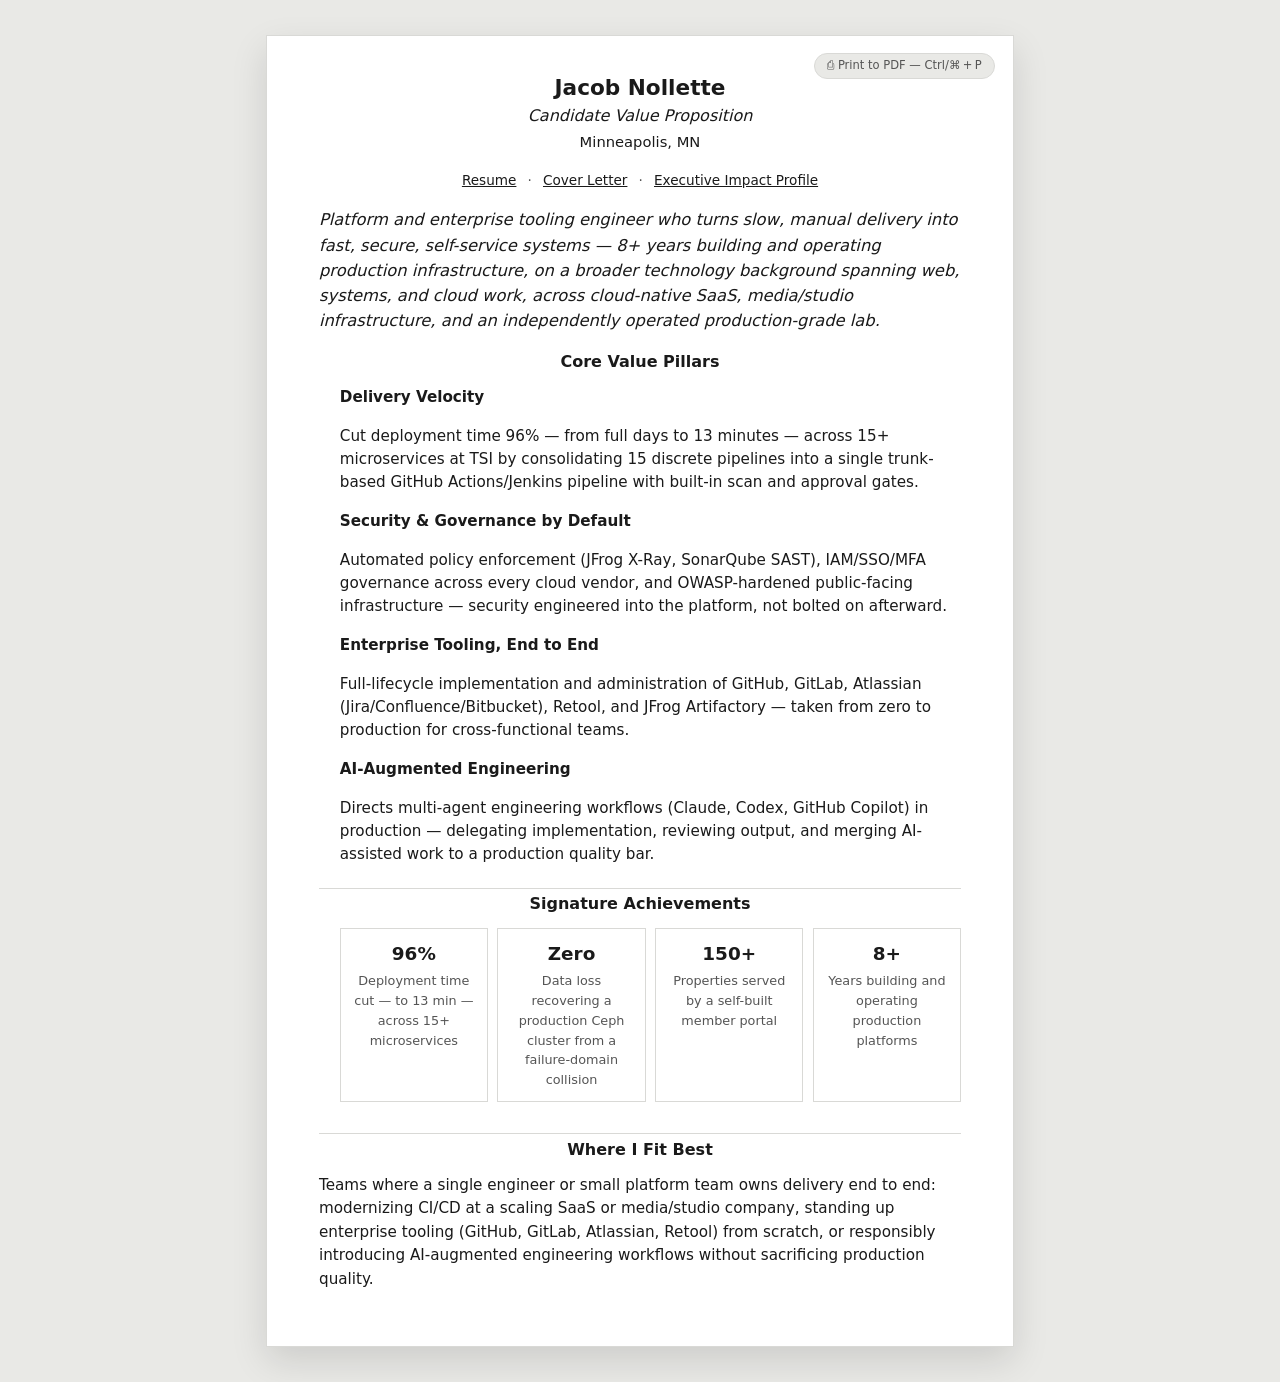
<file: no-contact/cvp/index.html>
<!-- AUTO-GENERATED by build-platform-pages.js from the top-level source page — do not edit by hand. -->
<!doctype html>
<html lang="en">
<head>
  <meta charset="utf-8">
  <meta name="viewport" content="width=device-width, initial-scale=1">
  <title>Jacob Nollette | Candidate Value Proposition</title>
  <meta name="description" content="Candidate Value Proposition brief for Jacob Nollette - DevOps, SRE, and Platform Engineering.">
  <meta name="robots" content="noindex">
  <meta name="theme-color" content="#e9e9e6">
  <link rel="canonical" href="https://resume.jacobnollette.com/no-contact/cvp/">
  <meta property="og:title" content="Jacob Nollette | Candidate Value Proposition">
  <meta property="og:description" content="DevOps, SRE, and Platform Engineering candidate value proposition.">
  <meta property="og:type" content="website">
  <meta property="og:url" content="https://resume.jacobnollette.com/no-contact/cvp/">
  <meta property="og:site_name" content="Jacob Nollette Resume">
  <link rel="stylesheet" href="../../styles.css">
</head>
<body>
  <div class="bg"></div>
  <main class="page">
    <article class="resume">
      <button class="print-tip" type="button" onclick="window.print()"
              title="Open the print dialog and choose 'Save as PDF'">
        <span aria-hidden="true">⎙</span> Print to PDF — Ctrl/⌘&thinsp;+&thinsp;P
      </button>
      <header class="resume-header">
        <h1 class="resume-name">Jacob Nollette</h1>
        <p class="resume-label">Candidate Value Proposition</p>
        <p class="resume-contact">
          Minneapolis, MN
        </p>
      </header>

      <p class="page-nav-link">
        <a href="../">Resume</a>
        <span class="nav-sep" aria-hidden="true">·</span>
        <a href="../cover-letter/">Cover Letter</a>
        <span class="nav-sep" aria-hidden="true">·</span>
        <a href="../eip/">Executive Impact Profile</a>
      </p>

      <div class="resume-body">
        <div class="letter">
          <p class="positioning-statement">Platform and enterprise tooling engineer who turns
          slow, manual delivery into fast, secure, self-service systems — 8+ years building and
          operating production infrastructure, on a broader technology background spanning web,
          systems, and cloud work, across cloud-native SaaS, media/studio infrastructure, and an
          independently operated production-grade lab.</p>

          <div class="doc-section">
            <h2 class="doc-section-title">Core Value Pillars</h2>
            <ul class="pillar-list">
              <li class="pillar">
                <p class="pillar-title">Delivery Velocity</p>
                <p class="pillar-desc">Cut deployment time 96% — from full days to 13 minutes
                — across 15+ microservices at TSI by consolidating 15 discrete pipelines into a
                single trunk-based GitHub Actions/Jenkins pipeline with built-in scan and
                approval gates.</p>
              </li>
              <li class="pillar">
                <p class="pillar-title">Security &amp; Governance by Default</p>
                <p class="pillar-desc">Automated policy enforcement (JFrog X-Ray, SonarQube
                SAST), IAM/SSO/MFA governance across every cloud vendor, and OWASP-hardened
                public-facing infrastructure — security engineered into the platform, not
                bolted on afterward.</p>
              </li>
              <li class="pillar">
                <p class="pillar-title">Enterprise Tooling, End to End</p>
                <p class="pillar-desc">Full-lifecycle implementation and administration of
                GitHub, GitLab, Atlassian (Jira/Confluence/Bitbucket), Retool, and JFrog
                Artifactory — taken from zero to production for cross-functional teams.</p>
              </li>
              <li class="pillar">
                <p class="pillar-title">AI-Augmented Engineering</p>
                <p class="pillar-desc">Directs multi-agent engineering workflows (Claude,
                Codex, GitHub Copilot) in production — delegating implementation, reviewing
                output, and merging AI-assisted work to a production quality bar.</p>
              </li>
            </ul>
          </div>

          <div class="doc-section">
            <h2 class="doc-section-title">Signature Achievements</h2>
            <ul class="metric-list">
              <li class="metric">
                <span class="metric-value">96%</span>
                <span class="metric-label">Deployment time cut — to 13 min — across 15+ microservices</span>
              </li>
              <li class="metric">
                <span class="metric-value">Zero</span>
                <span class="metric-label">Data loss recovering a production Ceph cluster from a failure-domain collision</span>
              </li>
              <li class="metric">
                <span class="metric-value">150+</span>
                <span class="metric-label">Properties served by a self-built member portal</span>
              </li>
              <li class="metric">
                <span class="metric-value">8+</span>
                <span class="metric-label">Years building and operating production platforms</span>
              </li>
            </ul>
          </div>

          <div class="doc-section">
            <h2 class="doc-section-title">Where I Fit Best</h2>
            <p>Teams where a single engineer or small platform team owns delivery end to end:
            modernizing CI/CD at a scaling SaaS or media/studio company, standing up enterprise
            tooling (GitHub, GitLab, Atlassian, Retool) from scratch, or responsibly
            introducing AI-augmented engineering workflows without sacrificing production
            quality.</p>
          </div>
        </div>
      </div>
    </article>
  </main>
</body>
</html>
</file>
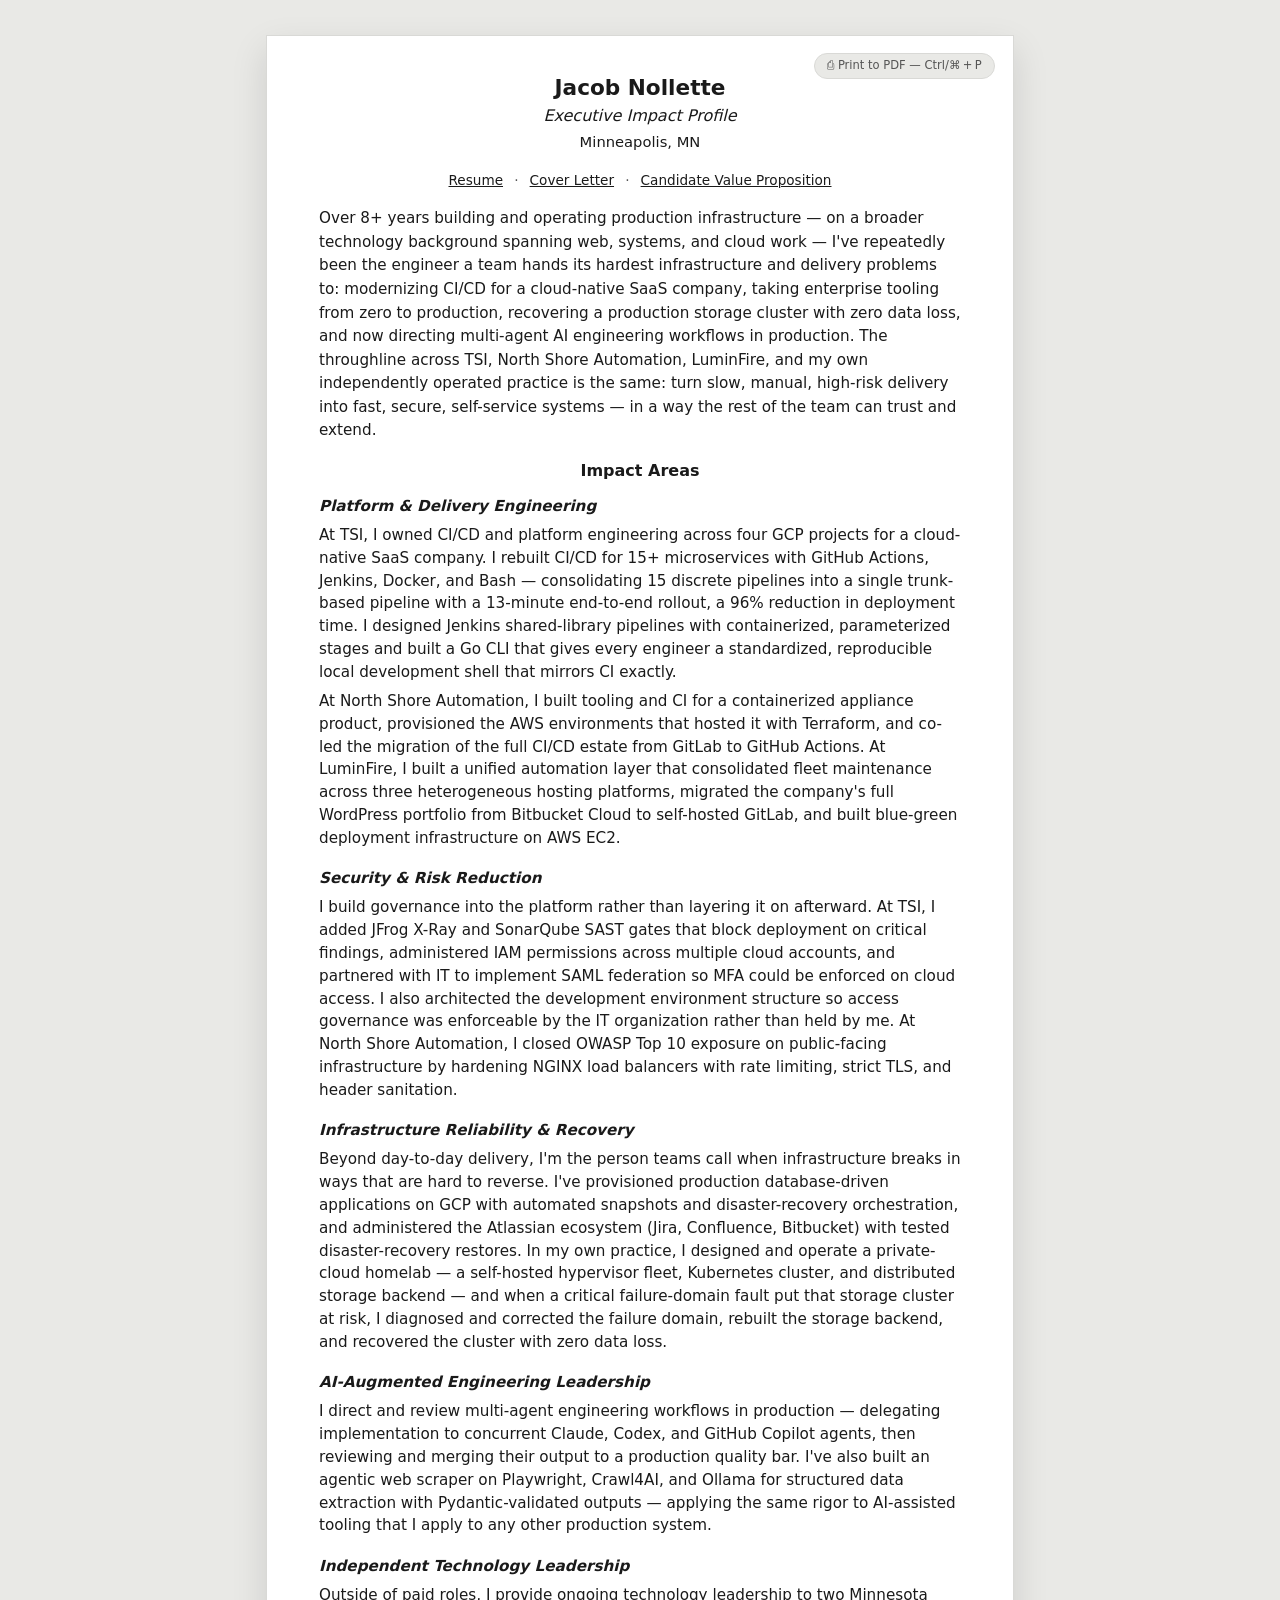
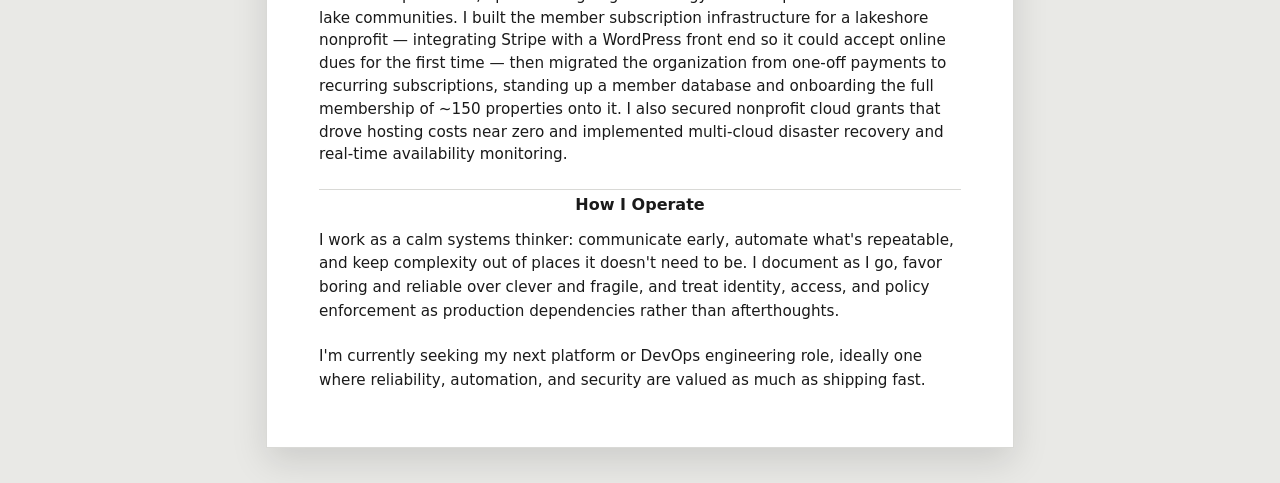
<file: no-contact/eip/index.html>
<!-- AUTO-GENERATED by build-platform-pages.js from the top-level source page — do not edit by hand. -->
<!doctype html>
<html lang="en">
<head>
  <meta charset="utf-8">
  <meta name="viewport" content="width=device-width, initial-scale=1">
  <title>Jacob Nollette | Executive Impact Profile</title>
  <meta name="description" content="Executive Impact Profile for Jacob Nollette - DevOps, SRE, and Platform Engineering.">
  <meta name="robots" content="noindex">
  <meta name="theme-color" content="#e9e9e6">
  <link rel="canonical" href="https://resume.jacobnollette.com/no-contact/eip/">
  <meta property="og:title" content="Jacob Nollette | Executive Impact Profile">
  <meta property="og:description" content="DevOps, SRE, and Platform Engineering executive impact profile.">
  <meta property="og:type" content="website">
  <meta property="og:url" content="https://resume.jacobnollette.com/no-contact/eip/">
  <meta property="og:site_name" content="Jacob Nollette Resume">
  <link rel="stylesheet" href="../../styles.css">
</head>
<body>
  <div class="bg"></div>
  <main class="page">
    <article class="resume">
      <button class="print-tip" type="button" onclick="window.print()"
              title="Open the print dialog and choose 'Save as PDF'">
        <span aria-hidden="true">⎙</span> Print to PDF — Ctrl/⌘&thinsp;+&thinsp;P
      </button>
      <header class="resume-header">
        <h1 class="resume-name">Jacob Nollette</h1>
        <p class="resume-label">Executive Impact Profile</p>
        <p class="resume-contact">
          Minneapolis, MN
        </p>
      </header>

      <p class="page-nav-link">
        <a href="../">Resume</a>
        <span class="nav-sep" aria-hidden="true">·</span>
        <a href="../cover-letter/">Cover Letter</a>
        <span class="nav-sep" aria-hidden="true">·</span>
        <a href="../cvp/">Candidate Value Proposition</a>
      </p>

      <div class="resume-body">
        <div class="letter">
          <p>Over 8+ years building and operating production infrastructure — on a broader
          technology background spanning web, systems, and cloud work — I've repeatedly been
          the engineer a team hands its hardest
          infrastructure and delivery problems to: modernizing CI/CD for a cloud-native SaaS
          company, taking enterprise tooling from zero to production, recovering a production
          storage cluster with zero data loss, and now directing multi-agent AI engineering
          workflows in production. The throughline across TSI, North Shore Automation,
          LuminFire, and my own independently operated practice is the same: turn slow,
          manual, high-risk delivery into fast, secure, self-service systems — in a way the
          rest of the team can trust and extend.</p>

          <div class="doc-section">
            <h2 class="doc-section-title">Impact Areas</h2>

            <div class="impact-area">
              <p class="impact-area-title">Platform &amp; Delivery Engineering</p>
              <p>At TSI, I owned CI/CD and platform engineering across four GCP projects for a
              cloud-native SaaS company. I rebuilt CI/CD for 15+ microservices with GitHub
              Actions, Jenkins, Docker, and Bash — consolidating 15 discrete pipelines into a
              single trunk-based pipeline with a 13-minute end-to-end rollout, a 96% reduction
              in deployment time. I designed Jenkins shared-library pipelines with
              containerized, parameterized stages and built a Go CLI that gives every engineer
              a standardized, reproducible local development shell that mirrors CI exactly.</p>
              <p>At North Shore Automation, I built tooling and CI for a containerized appliance
              product, provisioned the AWS environments that hosted it with Terraform, and
              co-led the migration of the full CI/CD estate from GitLab to GitHub Actions. At
              LuminFire, I built a unified automation layer that consolidated fleet maintenance
              across three heterogeneous hosting platforms, migrated the company's full
              WordPress portfolio from Bitbucket Cloud to self-hosted GitLab, and built
              blue-green deployment infrastructure on AWS EC2.</p>
            </div>

            <div class="impact-area">
              <p class="impact-area-title">Security &amp; Risk Reduction</p>
              <p>I build governance into the platform rather than layering it on afterward. At
              TSI, I added JFrog X-Ray and SonarQube SAST gates that block deployment on
              critical findings, administered IAM permissions across multiple cloud accounts, and
              partnered with IT to implement SAML federation so MFA could be enforced on cloud
              access. I also architected the development environment structure so access
              governance was enforceable by the IT organization rather than held by me. At
              North Shore Automation, I closed OWASP Top 10 exposure on public-facing
              infrastructure by hardening NGINX load balancers with rate limiting, strict TLS,
              and header sanitation.</p>
            </div>

            <div class="impact-area">
              <p class="impact-area-title">Infrastructure Reliability &amp; Recovery</p>
              <p>Beyond day-to-day delivery, I'm the person teams call when infrastructure
              breaks in ways that are hard to reverse. I've provisioned production
              database-driven applications on GCP with automated snapshots and
              disaster-recovery orchestration, and administered the Atlassian ecosystem (Jira,
              Confluence, Bitbucket) with tested disaster-recovery restores. In my own
              practice, I designed and operate a private-cloud homelab — a self-hosted hypervisor
              fleet, Kubernetes cluster, and distributed storage backend — and when a critical
              failure-domain fault put that storage cluster at risk, I diagnosed and corrected
              the failure domain, rebuilt the storage backend, and recovered the cluster with
              zero data loss.</p>
            </div>

            <div class="impact-area">
              <p class="impact-area-title">AI-Augmented Engineering Leadership</p>
              <p>I direct and review multi-agent engineering workflows in production —
              delegating implementation to concurrent Claude, Codex, and GitHub Copilot
              agents, then reviewing and merging their output to a production quality bar.
              I've also built an agentic web scraper on Playwright, Crawl4AI, and Ollama for
              structured data extraction with Pydantic-validated outputs — applying the same
              rigor to AI-assisted tooling that I apply to any other production system.</p>
            </div>

            <div class="impact-area">
              <p class="impact-area-title">Independent Technology Leadership</p>
              <p>Outside of paid roles, I provide ongoing technology leadership to two
              Minnesota lake communities. I built the member subscription infrastructure for a
              lakeshore nonprofit — integrating Stripe with a WordPress front end so it could
              accept online dues for the first time — then migrated the organization from
              one-off payments to recurring subscriptions, standing up a member database and
              onboarding the full membership of ~150 properties onto it. I also secured
              nonprofit cloud grants that drove hosting costs near zero and implemented
              multi-cloud disaster recovery and real-time availability monitoring.</p>
            </div>
          </div>

          <div class="doc-section">
            <h2 class="doc-section-title">How I Operate</h2>
            <p>I work as a calm systems thinker: communicate early, automate what's repeatable,
            and keep complexity out of places it doesn't need to be. I document as I go, favor
            boring and reliable over clever and fragile, and treat identity, access, and
            policy enforcement as production dependencies rather than afterthoughts.</p>
          </div>

          <p>I'm currently seeking my next platform or DevOps engineering role, ideally one
          where reliability, automation, and security are valued as much as shipping fast.</p>
        </div>
      </div>
    </article>
  </main>
</body>
</html>
</file>
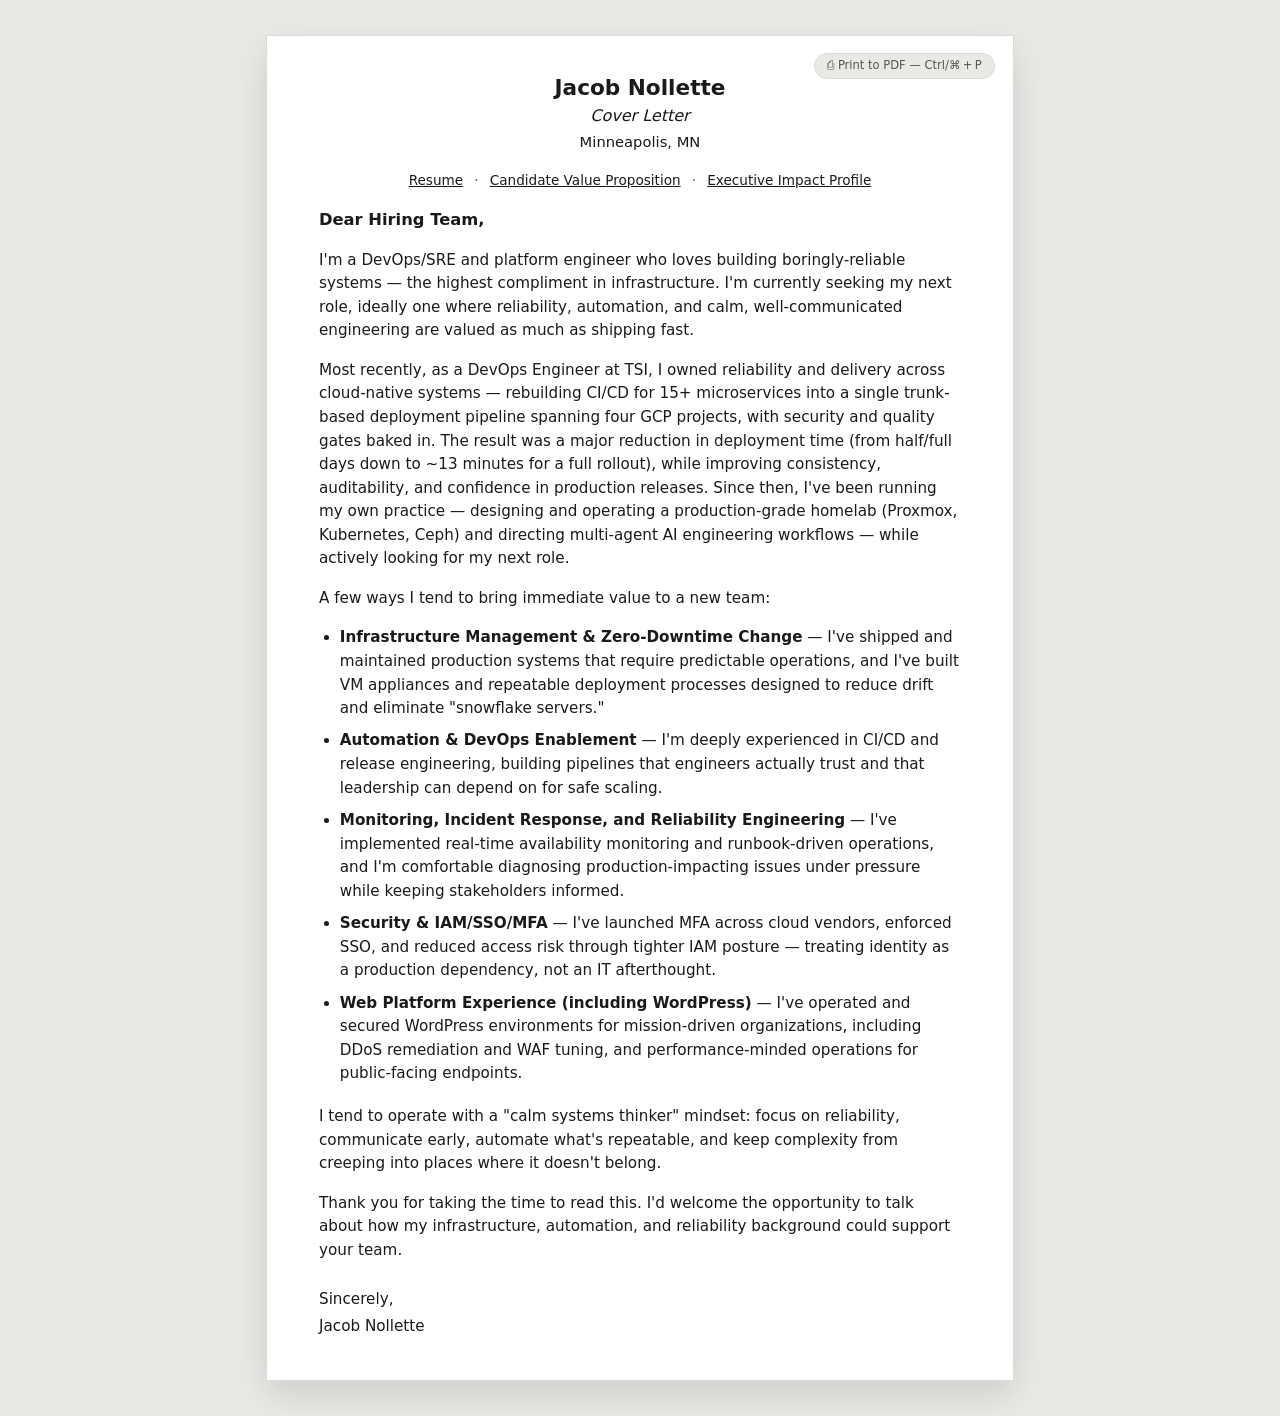
<file: upwork/cover-letter/index.html>
<!-- AUTO-GENERATED by build-platform-pages.js from the top-level source page — do not edit by hand. -->
<!doctype html>
<html lang="en">
<head>
  <meta charset="utf-8">
  <meta name="viewport" content="width=device-width, initial-scale=1">
  <title>Jacob Nollette | Cover Letter</title>
  <meta name="description" content="Cover letter of Jacob Nollette - DevOps, SRE, and Platform Engineering.">
  <meta name="robots" content="noindex">
  <meta name="theme-color" content="#e9e9e6">
  <link rel="canonical" href="https://resume.jacobnollette.com/upwork/cover-letter/">
  <meta property="og:title" content="Jacob Nollette | Cover Letter">
  <meta property="og:description" content="DevOps, SRE, and Platform Engineering cover letter.">
  <meta property="og:type" content="website">
  <meta property="og:url" content="https://resume.jacobnollette.com/upwork/cover-letter/">
  <meta property="og:site_name" content="Jacob Nollette Resume">
  <link rel="stylesheet" href="../../styles.css">
</head>
<body>
  <div class="bg"></div>
  <main class="page">
    <article class="resume">
      <button class="print-tip" type="button" onclick="window.print()"
              title="Open the print dialog and choose 'Save as PDF'">
        <span aria-hidden="true">⎙</span> Print to PDF — Ctrl/⌘&thinsp;+&thinsp;P
      </button>
      <header class="resume-header">
        <h1 class="resume-name">Jacob Nollette</h1>
        <p class="resume-label">Cover Letter</p>
        <p class="resume-contact">
          Minneapolis, MN
        </p>
      </header>

      <p class="page-nav-link">
        <a href="../resume/">Resume</a>
        <span class="nav-sep" aria-hidden="true">·</span>
        <a href="../cvp/">Candidate Value Proposition</a>
        <span class="nav-sep" aria-hidden="true">·</span>
        <a href="../eip/">Executive Impact Profile</a>
      </p>

      <div class="resume-body">
        <div class="letter">
          <p class="letter-greeting">Dear Hiring Team,</p>

          <p>I'm a DevOps/SRE and platform engineer who loves building boringly-reliable
          systems &mdash; the highest compliment in infrastructure. I'm currently seeking
          my next role, ideally one where reliability, automation, and calm, well-communicated
          engineering are valued as much as shipping fast.</p>

          <p>Most recently, as a DevOps Engineer at TSI, I owned reliability and delivery
          across cloud-native systems &mdash; rebuilding CI/CD for 15+ microservices into a
          single trunk-based deployment pipeline spanning four GCP projects, with security
          and quality gates baked in. The result was a major reduction in deployment time
          (from half/full days down to ~13 minutes for a full rollout), while improving
          consistency, auditability, and confidence in production releases. Since then, I've
          been running my own practice &mdash; designing and operating a production-grade
          homelab (Proxmox, Kubernetes, Ceph) and directing multi-agent AI engineering
          workflows &mdash; while actively looking for my next role.</p>

          <p>A few ways I tend to bring immediate value to a new team:</p>

          <ul>
            <li><strong>Infrastructure Management &amp; Zero-Downtime Change</strong> &mdash;
            I've shipped and maintained production systems that require predictable
            operations, and I've built VM appliances and repeatable deployment processes
            designed to reduce drift and eliminate "snowflake servers."</li>
            <li><strong>Automation &amp; DevOps Enablement</strong> &mdash; I'm deeply
            experienced in CI/CD and release engineering, building pipelines that engineers
            actually trust and that leadership can depend on for safe scaling.</li>
            <li><strong>Monitoring, Incident Response, and Reliability Engineering</strong>
            &mdash; I've implemented real-time availability monitoring and runbook-driven
            operations, and I'm comfortable diagnosing production-impacting issues under
            pressure while keeping stakeholders informed.</li>
            <li><strong>Security &amp; IAM/SSO/MFA</strong> &mdash; I've launched MFA across
            cloud vendors, enforced SSO, and reduced access risk through tighter IAM posture
            &mdash; treating identity as a production dependency, not an IT afterthought.</li>
            <li><strong>Web Platform Experience (including WordPress)</strong> &mdash; I've
            operated and secured WordPress environments for mission-driven organizations,
            including DDoS remediation and WAF tuning, and performance-minded operations for
            public-facing endpoints.</li>
          </ul>

          <p>I tend to operate with a "calm systems thinker" mindset: focus on reliability,
          communicate early, automate what's repeatable, and keep complexity from creeping
          into places where it doesn't belong.</p>

          <p>Thank you for taking the time to read this. I'd welcome the opportunity to talk
          about how my infrastructure, automation, and reliability background could support
          your team.</p>

          <div class="letter-signoff">
            <p>Sincerely,</p>
            <p>Jacob Nollette</p>
          </div>
        </div>
      </div>
    </article>
  </main>
</body>
</html>
</file>
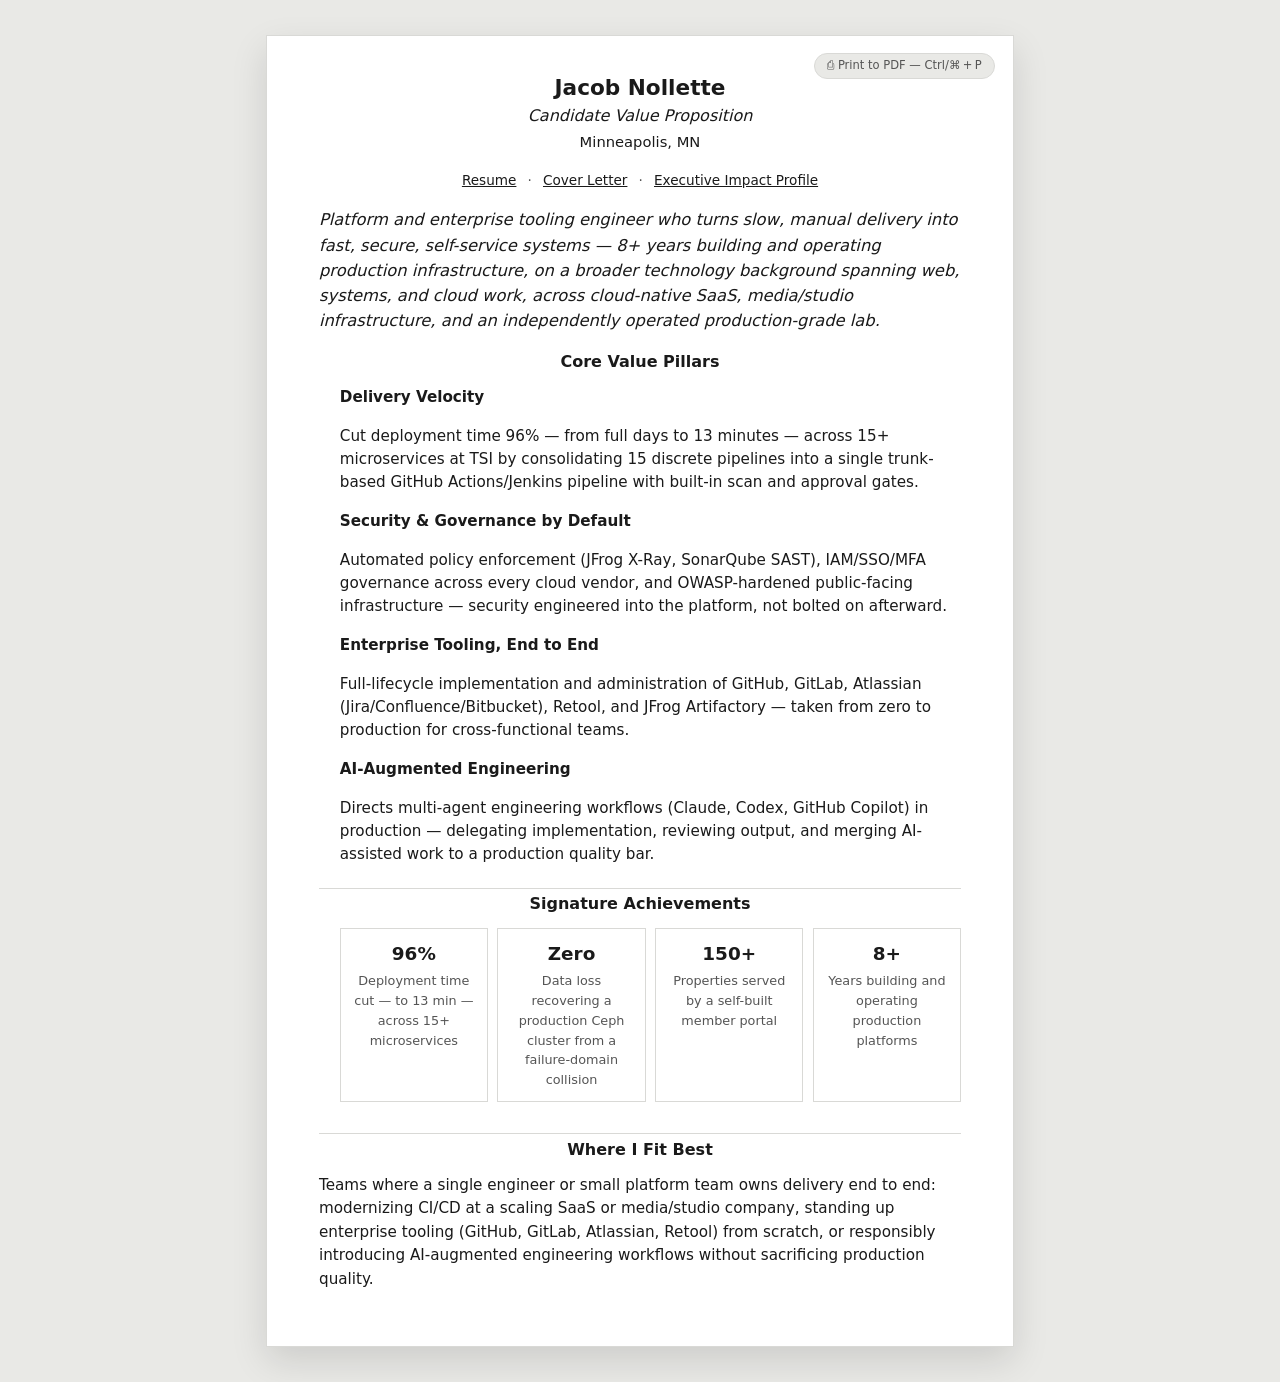
<file: upwork/cvp/index.html>
<!-- AUTO-GENERATED by build-platform-pages.js from the top-level source page — do not edit by hand. -->
<!doctype html>
<html lang="en">
<head>
  <meta charset="utf-8">
  <meta name="viewport" content="width=device-width, initial-scale=1">
  <title>Jacob Nollette | Candidate Value Proposition</title>
  <meta name="description" content="Candidate Value Proposition brief for Jacob Nollette - DevOps, SRE, and Platform Engineering.">
  <meta name="robots" content="noindex">
  <meta name="theme-color" content="#e9e9e6">
  <link rel="canonical" href="https://resume.jacobnollette.com/upwork/cvp/">
  <meta property="og:title" content="Jacob Nollette | Candidate Value Proposition">
  <meta property="og:description" content="DevOps, SRE, and Platform Engineering candidate value proposition.">
  <meta property="og:type" content="website">
  <meta property="og:url" content="https://resume.jacobnollette.com/upwork/cvp/">
  <meta property="og:site_name" content="Jacob Nollette Resume">
  <link rel="stylesheet" href="../../styles.css">
</head>
<body>
  <div class="bg"></div>
  <main class="page">
    <article class="resume">
      <button class="print-tip" type="button" onclick="window.print()"
              title="Open the print dialog and choose 'Save as PDF'">
        <span aria-hidden="true">⎙</span> Print to PDF — Ctrl/⌘&thinsp;+&thinsp;P
      </button>
      <header class="resume-header">
        <h1 class="resume-name">Jacob Nollette</h1>
        <p class="resume-label">Candidate Value Proposition</p>
        <p class="resume-contact">
          Minneapolis, MN
        </p>
      </header>

      <p class="page-nav-link">
        <a href="../resume/">Resume</a>
        <span class="nav-sep" aria-hidden="true">·</span>
        <a href="../cover-letter/">Cover Letter</a>
        <span class="nav-sep" aria-hidden="true">·</span>
        <a href="../eip/">Executive Impact Profile</a>
      </p>

      <div class="resume-body">
        <div class="letter">
          <p class="positioning-statement">Platform and enterprise tooling engineer who turns
          slow, manual delivery into fast, secure, self-service systems — 8+ years building and
          operating production infrastructure, on a broader technology background spanning web,
          systems, and cloud work, across cloud-native SaaS, media/studio infrastructure, and an
          independently operated production-grade lab.</p>

          <div class="doc-section">
            <h2 class="doc-section-title">Core Value Pillars</h2>
            <ul class="pillar-list">
              <li class="pillar">
                <p class="pillar-title">Delivery Velocity</p>
                <p class="pillar-desc">Cut deployment time 96% — from full days to 13 minutes
                — across 15+ microservices at TSI by consolidating 15 discrete pipelines into a
                single trunk-based GitHub Actions/Jenkins pipeline with built-in scan and
                approval gates.</p>
              </li>
              <li class="pillar">
                <p class="pillar-title">Security &amp; Governance by Default</p>
                <p class="pillar-desc">Automated policy enforcement (JFrog X-Ray, SonarQube
                SAST), IAM/SSO/MFA governance across every cloud vendor, and OWASP-hardened
                public-facing infrastructure — security engineered into the platform, not
                bolted on afterward.</p>
              </li>
              <li class="pillar">
                <p class="pillar-title">Enterprise Tooling, End to End</p>
                <p class="pillar-desc">Full-lifecycle implementation and administration of
                GitHub, GitLab, Atlassian (Jira/Confluence/Bitbucket), Retool, and JFrog
                Artifactory — taken from zero to production for cross-functional teams.</p>
              </li>
              <li class="pillar">
                <p class="pillar-title">AI-Augmented Engineering</p>
                <p class="pillar-desc">Directs multi-agent engineering workflows (Claude,
                Codex, GitHub Copilot) in production — delegating implementation, reviewing
                output, and merging AI-assisted work to a production quality bar.</p>
              </li>
            </ul>
          </div>

          <div class="doc-section">
            <h2 class="doc-section-title">Signature Achievements</h2>
            <ul class="metric-list">
              <li class="metric">
                <span class="metric-value">96%</span>
                <span class="metric-label">Deployment time cut — to 13 min — across 15+ microservices</span>
              </li>
              <li class="metric">
                <span class="metric-value">Zero</span>
                <span class="metric-label">Data loss recovering a production Ceph cluster from a failure-domain collision</span>
              </li>
              <li class="metric">
                <span class="metric-value">150+</span>
                <span class="metric-label">Properties served by a self-built member portal</span>
              </li>
              <li class="metric">
                <span class="metric-value">8+</span>
                <span class="metric-label">Years building and operating production platforms</span>
              </li>
            </ul>
          </div>

          <div class="doc-section">
            <h2 class="doc-section-title">Where I Fit Best</h2>
            <p>Teams where a single engineer or small platform team owns delivery end to end:
            modernizing CI/CD at a scaling SaaS or media/studio company, standing up enterprise
            tooling (GitHub, GitLab, Atlassian, Retool) from scratch, or responsibly
            introducing AI-augmented engineering workflows without sacrificing production
            quality.</p>
          </div>
        </div>
      </div>
    </article>
  </main>
</body>
</html>
</file>
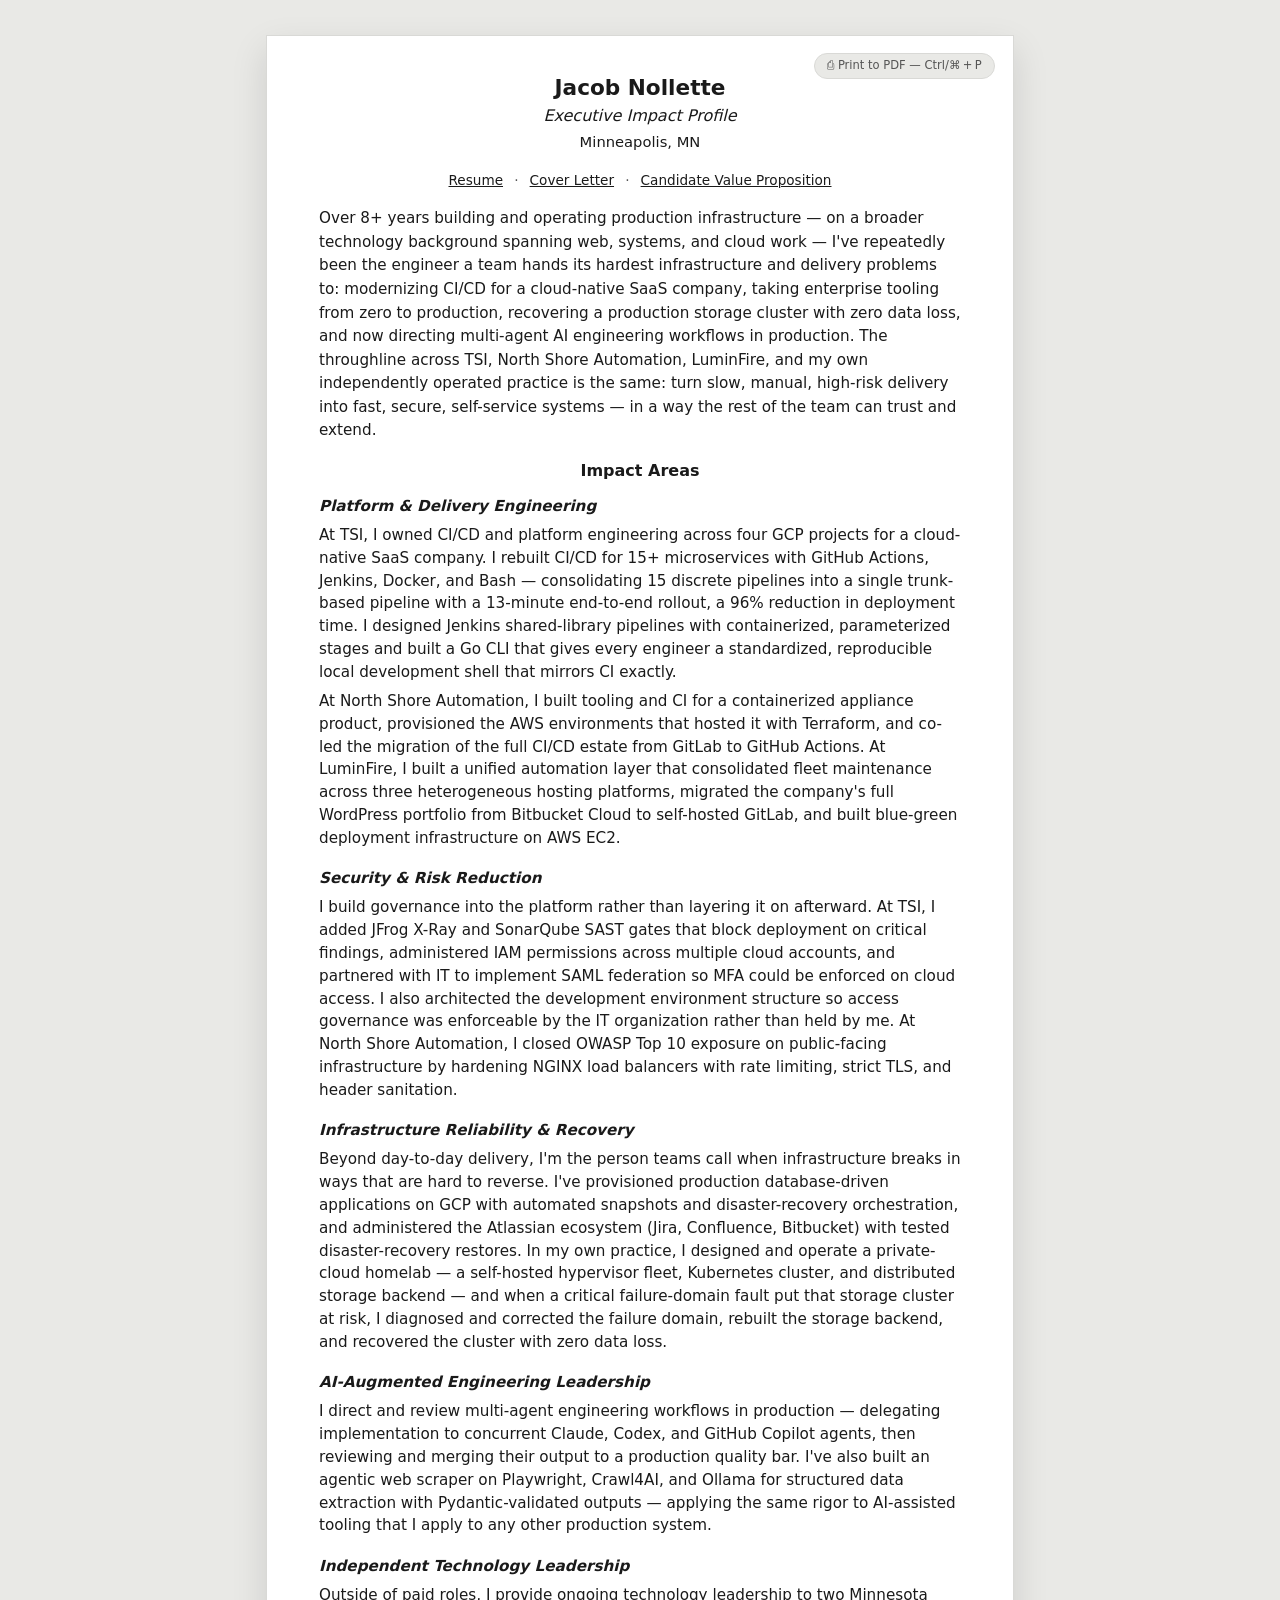
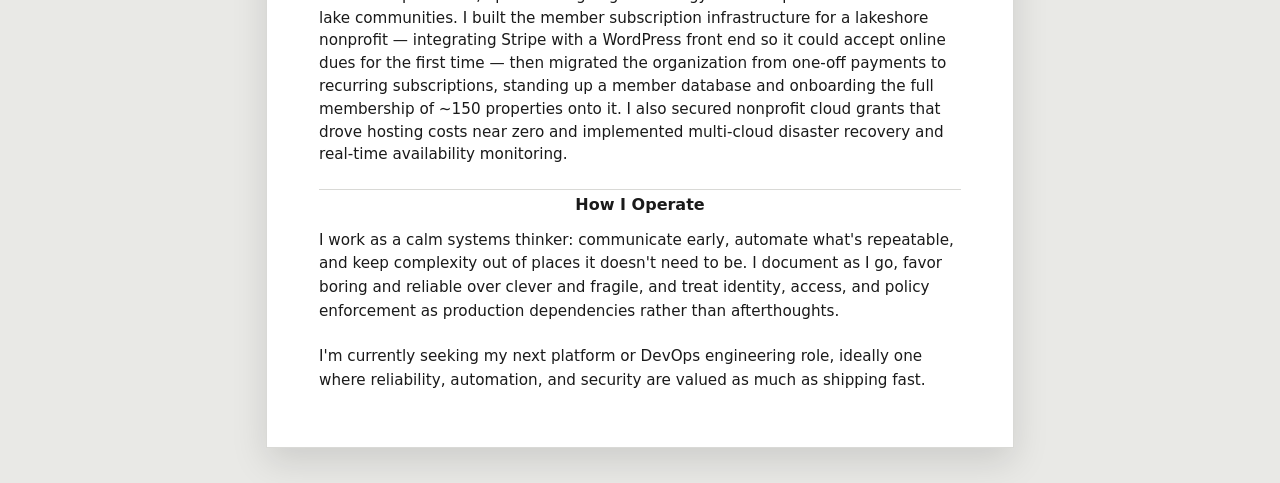
<file: upwork/eip/index.html>
<!-- AUTO-GENERATED by build-platform-pages.js from the top-level source page — do not edit by hand. -->
<!doctype html>
<html lang="en">
<head>
  <meta charset="utf-8">
  <meta name="viewport" content="width=device-width, initial-scale=1">
  <title>Jacob Nollette | Executive Impact Profile</title>
  <meta name="description" content="Executive Impact Profile for Jacob Nollette - DevOps, SRE, and Platform Engineering.">
  <meta name="robots" content="noindex">
  <meta name="theme-color" content="#e9e9e6">
  <link rel="canonical" href="https://resume.jacobnollette.com/upwork/eip/">
  <meta property="og:title" content="Jacob Nollette | Executive Impact Profile">
  <meta property="og:description" content="DevOps, SRE, and Platform Engineering executive impact profile.">
  <meta property="og:type" content="website">
  <meta property="og:url" content="https://resume.jacobnollette.com/upwork/eip/">
  <meta property="og:site_name" content="Jacob Nollette Resume">
  <link rel="stylesheet" href="../../styles.css">
</head>
<body>
  <div class="bg"></div>
  <main class="page">
    <article class="resume">
      <button class="print-tip" type="button" onclick="window.print()"
              title="Open the print dialog and choose 'Save as PDF'">
        <span aria-hidden="true">⎙</span> Print to PDF — Ctrl/⌘&thinsp;+&thinsp;P
      </button>
      <header class="resume-header">
        <h1 class="resume-name">Jacob Nollette</h1>
        <p class="resume-label">Executive Impact Profile</p>
        <p class="resume-contact">
          Minneapolis, MN
        </p>
      </header>

      <p class="page-nav-link">
        <a href="../resume/">Resume</a>
        <span class="nav-sep" aria-hidden="true">·</span>
        <a href="../cover-letter/">Cover Letter</a>
        <span class="nav-sep" aria-hidden="true">·</span>
        <a href="../cvp/">Candidate Value Proposition</a>
      </p>

      <div class="resume-body">
        <div class="letter">
          <p>Over 8+ years building and operating production infrastructure — on a broader
          technology background spanning web, systems, and cloud work — I've repeatedly been
          the engineer a team hands its hardest
          infrastructure and delivery problems to: modernizing CI/CD for a cloud-native SaaS
          company, taking enterprise tooling from zero to production, recovering a production
          storage cluster with zero data loss, and now directing multi-agent AI engineering
          workflows in production. The throughline across TSI, North Shore Automation,
          LuminFire, and my own independently operated practice is the same: turn slow,
          manual, high-risk delivery into fast, secure, self-service systems — in a way the
          rest of the team can trust and extend.</p>

          <div class="doc-section">
            <h2 class="doc-section-title">Impact Areas</h2>

            <div class="impact-area">
              <p class="impact-area-title">Platform &amp; Delivery Engineering</p>
              <p>At TSI, I owned CI/CD and platform engineering across four GCP projects for a
              cloud-native SaaS company. I rebuilt CI/CD for 15+ microservices with GitHub
              Actions, Jenkins, Docker, and Bash — consolidating 15 discrete pipelines into a
              single trunk-based pipeline with a 13-minute end-to-end rollout, a 96% reduction
              in deployment time. I designed Jenkins shared-library pipelines with
              containerized, parameterized stages and built a Go CLI that gives every engineer
              a standardized, reproducible local development shell that mirrors CI exactly.</p>
              <p>At North Shore Automation, I built tooling and CI for a containerized appliance
              product, provisioned the AWS environments that hosted it with Terraform, and
              co-led the migration of the full CI/CD estate from GitLab to GitHub Actions. At
              LuminFire, I built a unified automation layer that consolidated fleet maintenance
              across three heterogeneous hosting platforms, migrated the company's full
              WordPress portfolio from Bitbucket Cloud to self-hosted GitLab, and built
              blue-green deployment infrastructure on AWS EC2.</p>
            </div>

            <div class="impact-area">
              <p class="impact-area-title">Security &amp; Risk Reduction</p>
              <p>I build governance into the platform rather than layering it on afterward. At
              TSI, I added JFrog X-Ray and SonarQube SAST gates that block deployment on
              critical findings, administered IAM permissions across multiple cloud accounts, and
              partnered with IT to implement SAML federation so MFA could be enforced on cloud
              access. I also architected the development environment structure so access
              governance was enforceable by the IT organization rather than held by me. At
              North Shore Automation, I closed OWASP Top 10 exposure on public-facing
              infrastructure by hardening NGINX load balancers with rate limiting, strict TLS,
              and header sanitation.</p>
            </div>

            <div class="impact-area">
              <p class="impact-area-title">Infrastructure Reliability &amp; Recovery</p>
              <p>Beyond day-to-day delivery, I'm the person teams call when infrastructure
              breaks in ways that are hard to reverse. I've provisioned production
              database-driven applications on GCP with automated snapshots and
              disaster-recovery orchestration, and administered the Atlassian ecosystem (Jira,
              Confluence, Bitbucket) with tested disaster-recovery restores. In my own
              practice, I designed and operate a private-cloud homelab — a self-hosted hypervisor
              fleet, Kubernetes cluster, and distributed storage backend — and when a critical
              failure-domain fault put that storage cluster at risk, I diagnosed and corrected
              the failure domain, rebuilt the storage backend, and recovered the cluster with
              zero data loss.</p>
            </div>

            <div class="impact-area">
              <p class="impact-area-title">AI-Augmented Engineering Leadership</p>
              <p>I direct and review multi-agent engineering workflows in production —
              delegating implementation to concurrent Claude, Codex, and GitHub Copilot
              agents, then reviewing and merging their output to a production quality bar.
              I've also built an agentic web scraper on Playwright, Crawl4AI, and Ollama for
              structured data extraction with Pydantic-validated outputs — applying the same
              rigor to AI-assisted tooling that I apply to any other production system.</p>
            </div>

            <div class="impact-area">
              <p class="impact-area-title">Independent Technology Leadership</p>
              <p>Outside of paid roles, I provide ongoing technology leadership to two
              Minnesota lake communities. I built the member subscription infrastructure for a
              lakeshore nonprofit — integrating Stripe with a WordPress front end so it could
              accept online dues for the first time — then migrated the organization from
              one-off payments to recurring subscriptions, standing up a member database and
              onboarding the full membership of ~150 properties onto it. I also secured
              nonprofit cloud grants that drove hosting costs near zero and implemented
              multi-cloud disaster recovery and real-time availability monitoring.</p>
            </div>
          </div>

          <div class="doc-section">
            <h2 class="doc-section-title">How I Operate</h2>
            <p>I work as a calm systems thinker: communicate early, automate what's repeatable,
            and keep complexity out of places it doesn't need to be. I document as I go, favor
            boring and reliable over clever and fragile, and treat identity, access, and
            policy enforcement as production dependencies rather than afterthoughts.</p>
          </div>

          <p>I'm currently seeking my next platform or DevOps engineering role, ideally one
          where reliability, automation, and security are valued as much as shipping fast.</p>
        </div>
      </div>
    </article>
  </main>
</body>
</html>
</file>
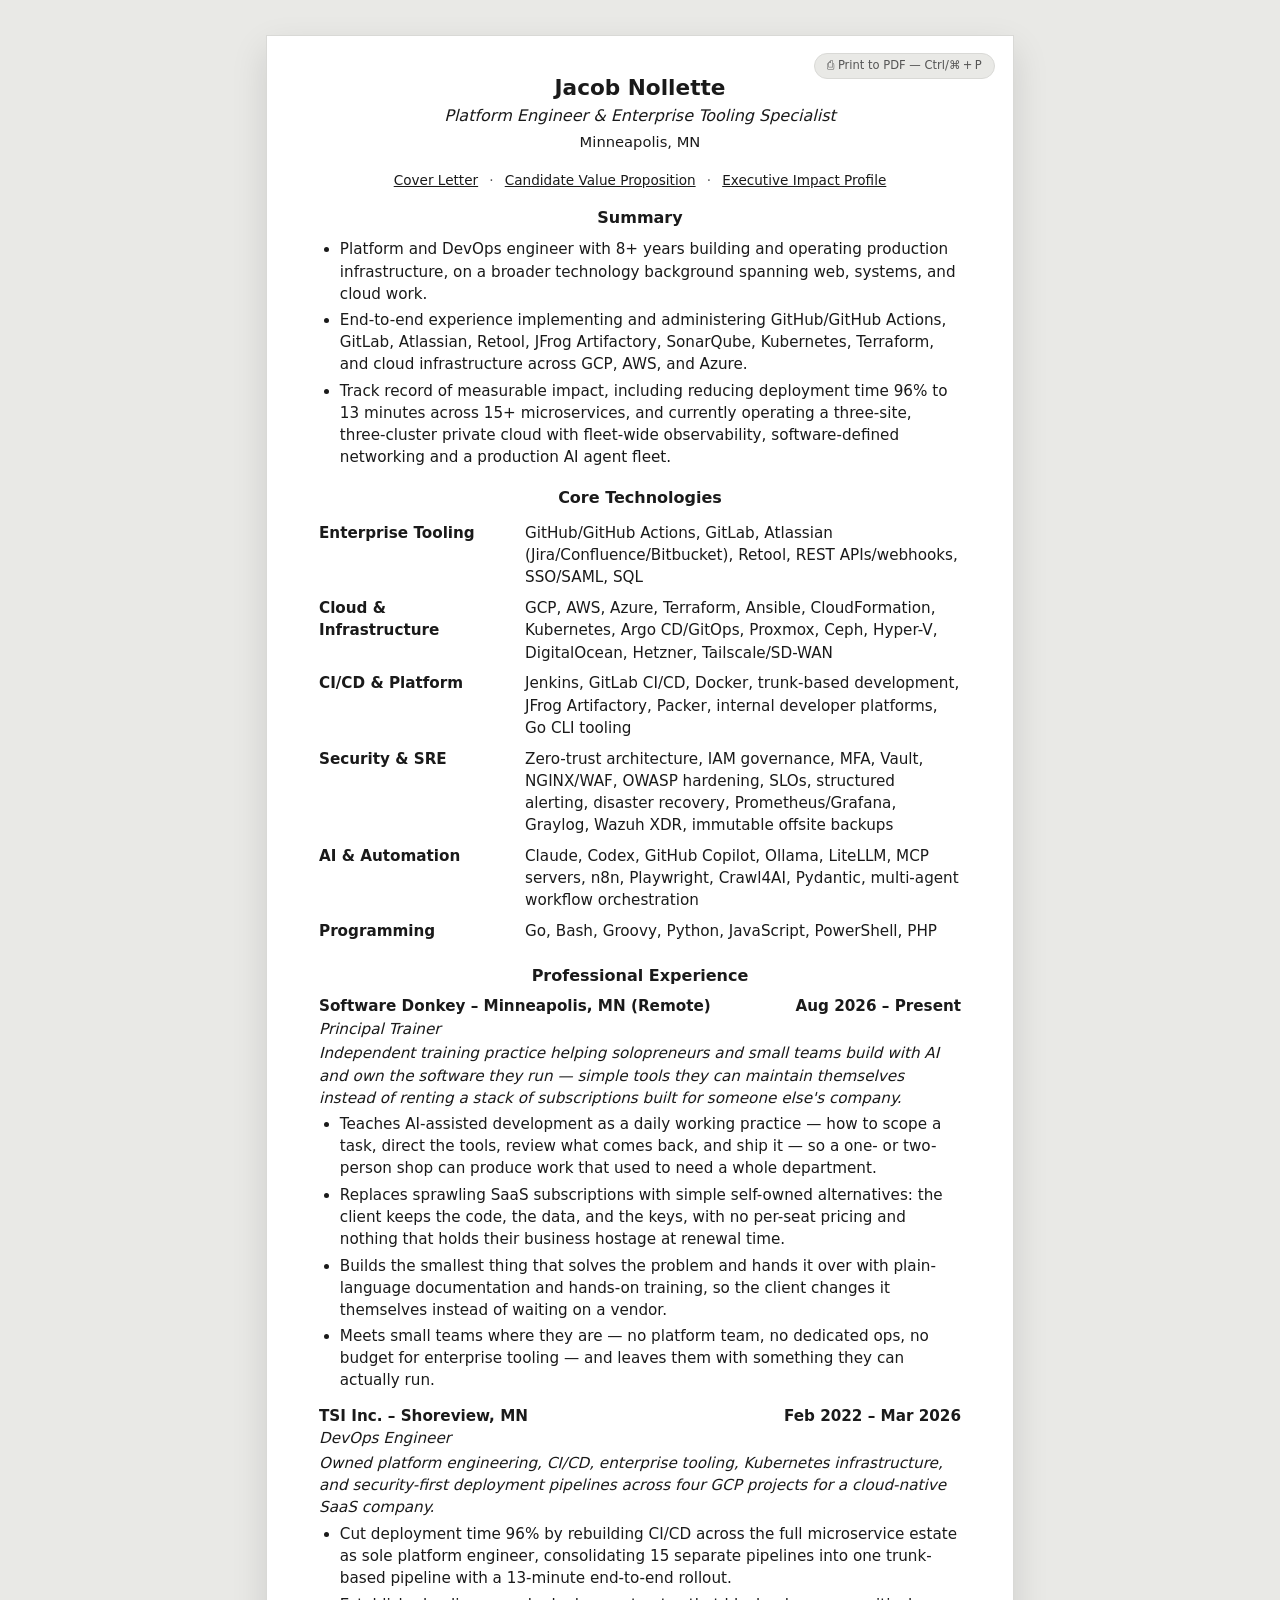
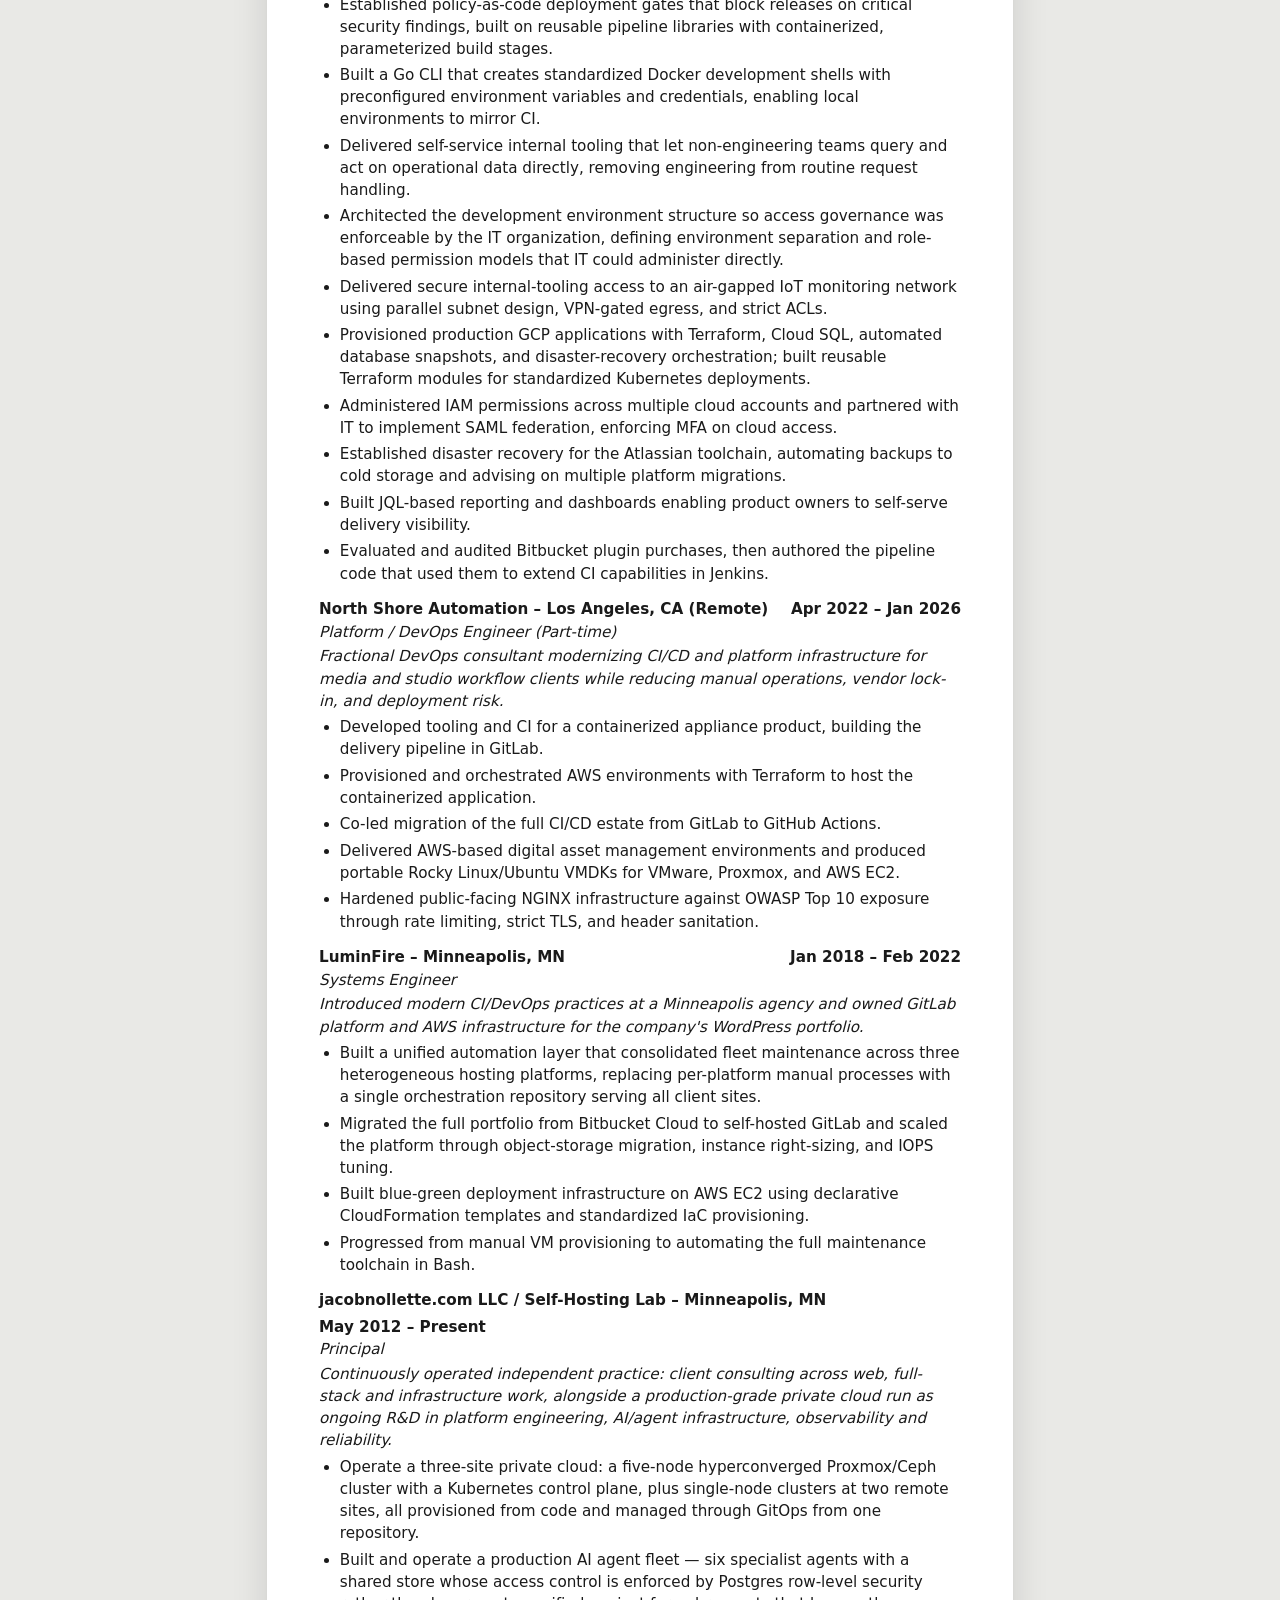
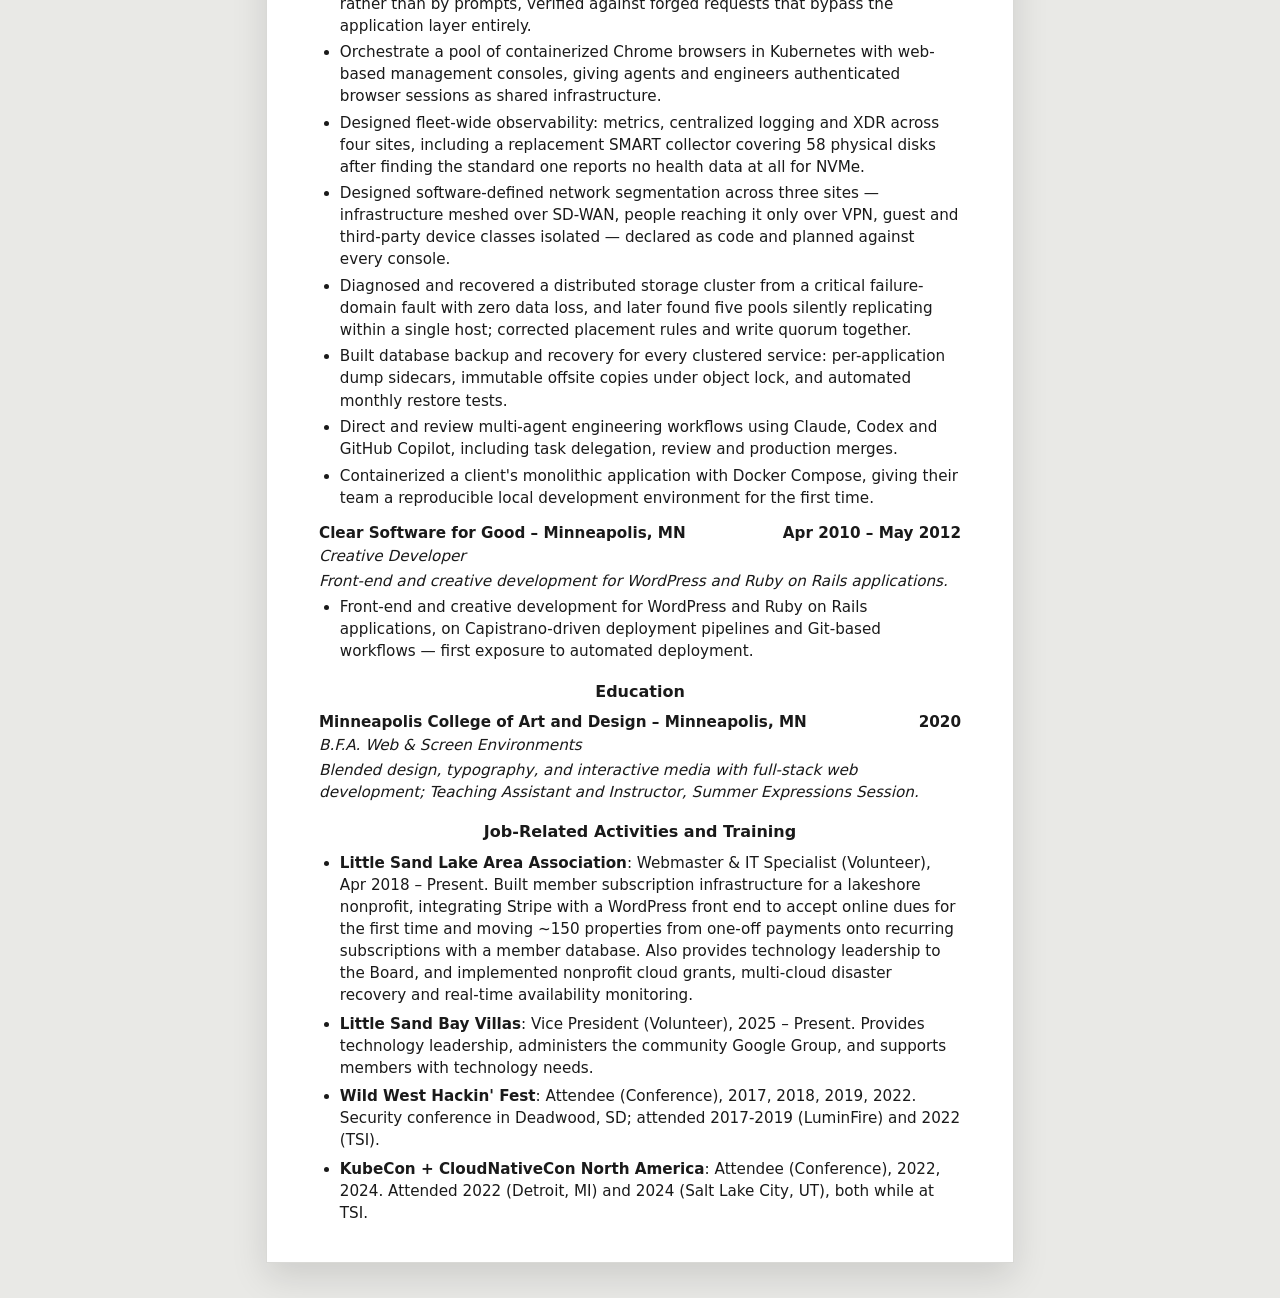
<file: upwork/resume/index.html>
<!-- AUTO-GENERATED by build-platform-pages.js from the top-level source page — do not edit by hand. -->
<!doctype html>
<html lang="en">
<head>
  <meta charset="utf-8">
  <meta name="viewport" content="width=device-width, initial-scale=1">
  <title>Jacob Nollette | Resume</title>
  <meta name="description" content="Resume of Jacob Nollette - DevOps, SRE, and Platform Engineering.">
  <meta name="robots" content="noindex">
  <meta name="theme-color" content="#e9e9e6">
  <link rel="canonical" href="https://resume.jacobnollette.com/upwork/resume/">
  <meta property="og:title" content="Jacob Nollette | Resume">
  <meta property="og:description" content="DevOps, SRE, and Platform Engineering resume.">
  <meta property="og:type" content="website">
  <meta property="og:url" content="https://resume.jacobnollette.com/upwork/resume/">
  <meta property="og:site_name" content="Jacob Nollette Resume">
  <link rel="stylesheet" href="../../styles.css">
</head>
<body>
  <div class="bg"></div>
  <main class="page">
    <article class="resume">
      <button class="print-tip" type="button" onclick="window.print()"
              title="Open the print dialog and choose 'Save as PDF'">
        <span aria-hidden="true">⎙</span> Print to PDF — Ctrl/⌘&thinsp;+&thinsp;P
      </button>
      <header class="resume-header" id="resume-header-info" aria-live="polite"></header>
      <p class="page-nav-link">
        <a href="../cover-letter/">Cover Letter</a>
        <span class="nav-sep" aria-hidden="true">·</span>
        <a href="../cvp/">Candidate Value Proposition</a>
        <span class="nav-sep" aria-hidden="true">·</span>
        <a href="../eip/">Executive Impact Profile</a>
      </p>
      <div class="resume-body" id="resume-content" aria-live="polite"></div>
    </article>
  </main>
  <script src="../../resume.js"></script>
  <!-- Fallback copy of resume.json as window.__RESUME__, for opening this file
       directly from disk (file://), where fetch() is blocked. Generated from
       resume.json by build-embed.js; ignored when served over http(s). -->
  <script src="../../resume-embed.js"></script>
  <script>
    function stripContact(data) {
      const copy = JSON.parse(JSON.stringify(data));
      if (copy.basics) {
        delete copy.basics.email;
        delete copy.basics.phone;
        delete copy.basics.url;
        delete copy.basics.profiles;
      }
      return copy;
    }

    function renderResume(rawData) {
      const data = stripContact(rawData);
      const headerEl = document.getElementById("resume-header-info");
      const bodyEl = document.getElementById("resume-content");
      if (data.basics) {
        headerEl.innerHTML = Resume.buildHeaderInfoHTML(data.basics);
      }
      bodyEl.innerHTML = Resume.buildResumeHTML(data);
      if (data.basics && data.basics.name) {
        document.title = data.basics.name + " | Resume";
      }
    }

    async function loadResume() {
      const bodyEl = document.getElementById("resume-content");
      // On file:// the browser blocks fetch of a local file — use the embed.
      if (location.protocol === "file:" && window.__RESUME__) {
        renderResume(window.__RESUME__);
        return;
      }
      try {
        const response = await fetch("../../resume.json", { cache: "no-store" });
        if (!response.ok) {
          throw new Error("Unable to load resume.json (HTTP " + response.status + ")");
        }
        renderResume(await response.json());
      } catch (error) {
        console.error(error);
        if (window.__RESUME__) {
          renderResume(window.__RESUME__);
          return;
        }
        bodyEl.innerHTML =
          "<p>Unable to load resume content. If you opened this file directly, " +
          "serve it locally (e.g. <code>python3 -m http.server</code>) or view the deployed site.</p>";
      }
    }
    loadResume();
  </script>
</body>
</html>
</file>
<file: styles.css>
:root {
  --bg-page: #e9e9e6;
  --bg-paper: #ffffff;
  --text-body: #1a1a1a;
  --text-muted: #555;
  --line: #d9d9d6;
  --link: #1a1a1a;
  --shadow: 0 14px 34px rgba(0, 0, 0, 0.12);

  --sans: "Aptos", "Calibri", "Segoe UI", ui-sans-serif, system-ui, Helvetica, Arial, sans-serif;
}

*,
*::before,
*::after {
  box-sizing: border-box;
}

html,
body {
  margin: 0;
  min-height: 100%;
}

body {
  font-family: var(--sans);
  color: var(--text-body);
  background: var(--bg-page);
  line-height: 1.4;
}

.bg {
  position: fixed;
  inset: 0;
  background: var(--bg-page);
  z-index: -1;
}

.page {
  max-width: 780px;
  margin: 2.2rem auto;
  padding: 0 1rem;
}

.resume {
  position: relative;
  background: var(--bg-paper);
  border: 1px solid var(--line);
  box-shadow: var(--shadow);
  padding: 2.4rem clamp(1.75rem, 5vw, 3.25rem);
  animation: fadeIn 420ms ease-out;
}

/* Print-to-PDF hint chip — screen only, hidden in @media print */
.print-tip {
  position: absolute;
  top: 1.05rem;
  right: 1.15rem;
  font-family: var(--sans);
  font-size: 0.72rem;
  line-height: 1;
  color: var(--text-muted);
  background: var(--bg-page);
  border: 1px solid var(--line);
  border-radius: 999px;
  padding: 0.38rem 0.75rem;
  cursor: pointer;
  transition: color 120ms ease, border-color 120ms ease;
}

.print-tip:hover,
.print-tip:focus-visible {
  color: var(--text-body);
  border-color: var(--text-body);
}

/* ---------------------------------------------------------------- *
 * Header: centered name + title + contact line
 * ---------------------------------------------------------------- */
.resume-header {
  text-align: center;
  margin-bottom: 1.1rem;
}

.resume-name {
  font-family: var(--sans);
  font-weight: 700;
  font-size: 1.35rem;
  line-height: 1.2;
  margin: 0 0 0.3rem;
}

.resume-label {
  font-style: italic;
  font-size: 1rem;
  margin: 0 0 0.3rem;
}

.resume-contact,
.resume-url {
  font-size: 0.92rem;
  margin: 0 0 0.15rem;
}

.resume-url a {
  text-decoration: underline;
}

.sep {
  margin: 0 0.15em;
  color: var(--text-muted);
}

.val-link {
  color: var(--link);
  text-decoration: none;
}

.val-link:hover {
  text-decoration: underline;
}

/* ---------------------------------------------------------------- *
 * Sections
 * ---------------------------------------------------------------- */
.block {
  margin: 0 0 1.15rem;
}

.block:last-of-type {
  margin-bottom: 0;
}

.block-head {
  font-family: var(--sans);
  font-weight: 700;
  font-size: 1rem;
  text-align: center;
  margin: 0 0 0.55rem;
}

.block-body {
  font-size: 0.95rem;
}

/* Summary ---------------------------------------------------------- */
.summary-list,
.summary-text {
  margin: 0;
  padding: 0;
}

.summary-list {
  list-style: disc;
  padding-left: 1.3rem;
}

.summary-list li {
  margin-bottom: 0.3rem;
  line-height: 1.45;
}

.summary-text {
  line-height: 1.5;
}

/* Core Technologies (skills) ---------------------------------------- */
.skills {
  margin: 0;
}

.skill-row {
  display: grid;
  grid-template-columns: 190px 1fr;
  gap: 0.15rem 1rem;
  padding: 0.28rem 0;
  align-items: baseline;
}

.skill-name {
  font-weight: 700;
}

.skill-vals {
  line-height: 1.45;
}

/* Entry list shared by Experience + Education ------------------------ */
.entry-list {
  list-style: none;
  margin: 0;
  padding: 0;
}

.job,
.edu {
  margin-bottom: 0.9rem;
}

.job:last-child,
.edu:last-child {
  margin-bottom: 0;
}

.entry-head {
  display: flex;
  flex-wrap: wrap;
  justify-content: space-between;
  align-items: baseline;
  gap: 0.3rem 1rem;
  font-weight: 700;
}

.entry-title {
  min-width: 0;
}

.entry-loc {
  font-weight: 700;
}

.entry-dates {
  font-weight: 700;
  white-space: nowrap;
}

.entry-role {
  font-style: italic;
  margin: 0.1rem 0 0.15rem;
}

.entry-summary {
  font-style: italic;
  margin: 0 0 0.3rem;
  line-height: 1.45;
}

.highlights {
  list-style: disc;
  margin: 0.15rem 0 0;
  padding-left: 1.3rem;
}

.highlights li {
  margin-bottom: 0.28rem;
  line-height: 1.45;
}

.highlights li:last-child {
  margin-bottom: 0;
}

/* Job-Related Activities and Training (volunteer) --------------------- */
.volunteer-list li {
  margin-bottom: 0.4rem;
}

.volunteer-list li:last-child {
  margin-bottom: 0;
}

@keyframes fadeIn {
  from {
    opacity: 0;
    transform: translateY(10px);
  }
  to {
    opacity: 1;
    transform: translateY(0);
  }
}

/* ---------------------------------------------------------------- *
 * Cross-page nav link (e.g. resume ⇄ cover letter)
 * ---------------------------------------------------------------- */
.page-nav-link {
  display: block;
  font-size: 0.85rem;
  color: var(--text-muted);
  text-align: center;
  margin: 0 0 1.1rem;
}

.page-nav-link a {
  color: var(--link);
  text-decoration: underline;
}

.page-nav-link .nav-sep {
  margin: 0 0.5em;
}

/* ---------------------------------------------------------------- *
 * Cover letter body — plain prose, same paper/typography as resume
 * ---------------------------------------------------------------- */
.letter {
  font-size: 0.95rem;
  line-height: 1.55;
  color: var(--text-body);
}

.letter-date {
  font-size: 0.85rem;
  color: var(--text-muted);
  margin: 0 0 1.4rem;
}

.letter-greeting {
  font-weight: 700;
  font-size: 1.02rem;
  margin: 0 0 1rem;
}

.letter p {
  margin: 0 0 1rem;
}

.letter ul {
  margin: 0 0 1.2rem;
  padding-left: 1.3rem;
}

.letter li {
  margin: 0 0 0.55rem;
}

.letter-signoff {
  margin-top: 1.6rem;
}

.letter-signoff p {
  margin: 0 0 0.2rem;
}

/* ---------------------------------------------------------------- *
 * CVP / EIP — value-pillar and impact-area documents. Shares .letter's
 * prose sizing; adds a positioning statement, labeled pillar list, and
 * narrative impact sections with their own bullet highlights.
 * ---------------------------------------------------------------- */
.doc-subtitle {
  text-align: center;
  font-size: 0.85rem;
  color: var(--text-muted);
  margin: 0 0 1.3rem;
}

.positioning-statement {
  font-size: 1.02rem;
  font-style: italic;
  line-height: 1.55;
  margin: 0 0 1.5rem;
}

.doc-section {
  margin: 0 0 1.4rem;
}

.doc-section:last-child {
  margin-bottom: 0;
}

.doc-section-title {
  font-weight: 700;
  font-size: 1rem;
  text-align: center;
  margin: 0 0 0.7rem;
  padding-top: 0.2rem;
  border-top: 1px solid var(--line);
}

.doc-section:first-of-type .doc-section-title {
  border-top: 0;
  padding-top: 0;
}

.pillar-list {
  list-style: none;
  margin: 0;
  padding: 0;
}

.pillar {
  margin: 0 0 0.9rem;
}

.pillar:last-child {
  margin-bottom: 0;
}

.pillar-title {
  font-weight: 700;
  margin: 0 0 0.15rem;
}

.pillar-desc {
  margin: 0;
  line-height: 1.5;
}

.impact-area {
  margin: 0 0 1.1rem;
}

.impact-area:last-child {
  margin-bottom: 0;
}

.impact-area-title {
  font-weight: 700;
  font-style: italic;
  margin: 0 0 0.3rem;
}

.impact-area p {
  margin: 0 0 0.4rem;
  line-height: 1.5;
}

.metric-list {
  list-style: none;
  margin: 0;
  padding: 0;
  display: grid;
  grid-template-columns: repeat(4, 1fr);
  gap: 0.6rem;
  text-align: center;
}

.metric {
  border: 1px solid var(--line);
  padding: 0.7rem 0.5rem;
}

.metric-value {
  display: block;
  font-weight: 700;
  font-size: 1.15rem;
}

.metric-label {
  display: block;
  font-size: 0.8rem;
  color: var(--text-muted);
  margin-top: 0.15rem;
}

/* ---------------------------------------------------------------- *
 * Mobile
 * ---------------------------------------------------------------- */
@media (max-width: 760px) {
  .page {
    margin: 0;
    padding: 0;
  }

  .resume {
    box-shadow: none;
    padding: 1.25rem 1.15rem 1.4rem;
  }

  .print-tip {
    position: static;
    display: block;
    width: max-content;
    margin: 0 auto 0.9rem;
  }

  .skill-row {
    grid-template-columns: 1fr;
    gap: 0.05rem;
    padding: 0.45rem 0;
  }

  .entry-head {
    flex-direction: column;
    gap: 0.05rem;
  }

  .metric-list {
    grid-template-columns: repeat(2, 1fr);
  }
}

/* ---------------------------------------------------------------- *
 * Print / PDF export
 * ---------------------------------------------------------------- */
@media print {
  :root {
    --sans: -apple-system, BlinkMacSystemFont, "Segoe UI", Calibri, Roboto,
            Helvetica, Arial, "Liberation Sans", sans-serif;
  }

  .print-tip {
    display: none;
  }

  .page-nav-link {
    display: none;
  }

  body {
    background: #fff;
  }

  .bg {
    display: none;
  }

  .page {
    max-width: none;
    margin: 0;
    padding: 0;
  }

  .resume {
    box-shadow: none;
    border: 0;
    padding: 0;
  }

  .job,
  .edu,
  .skill-row,
  .pillar,
  .impact-area,
  .metric {
    break-inside: avoid;
  }

  .block-head,
  .entry-head,
  .doc-section-title,
  .impact-area-title {
    break-after: avoid;
  }

  .val-link {
    color: inherit;
  }
}
</file>
